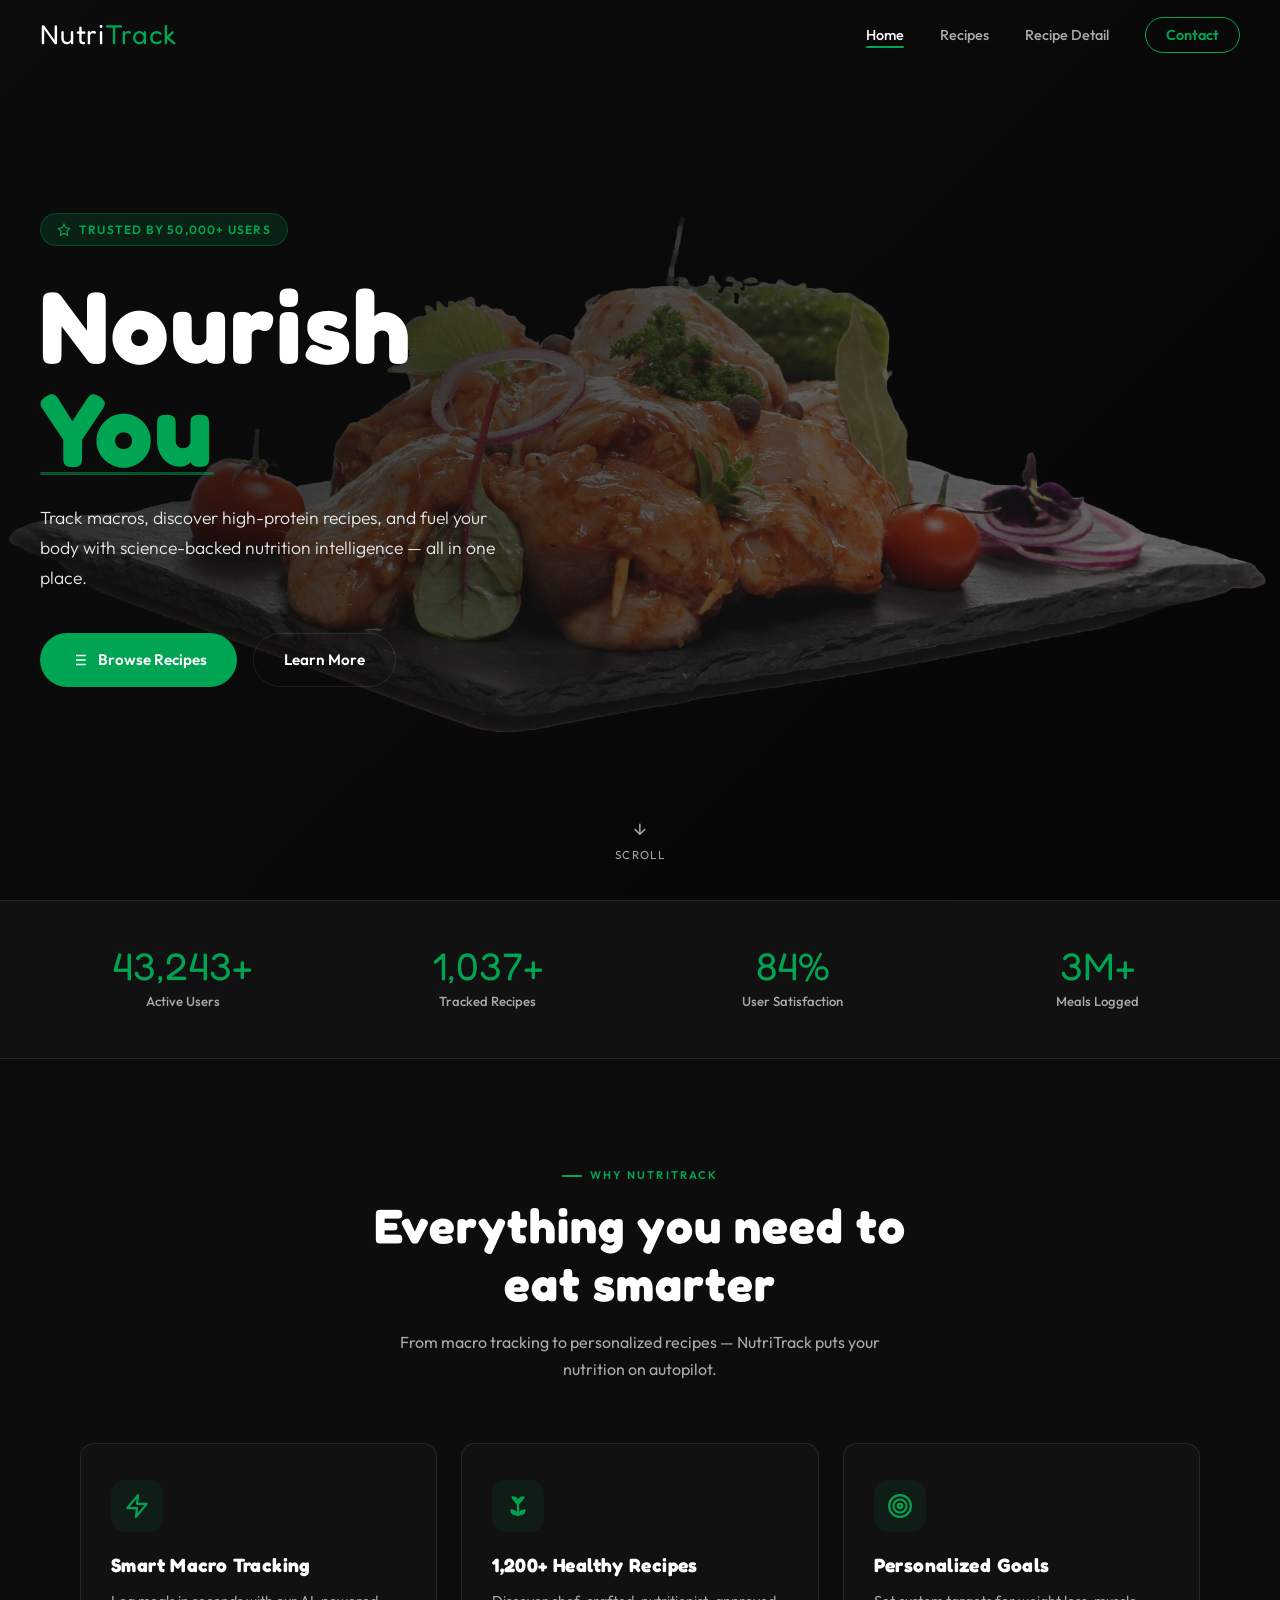
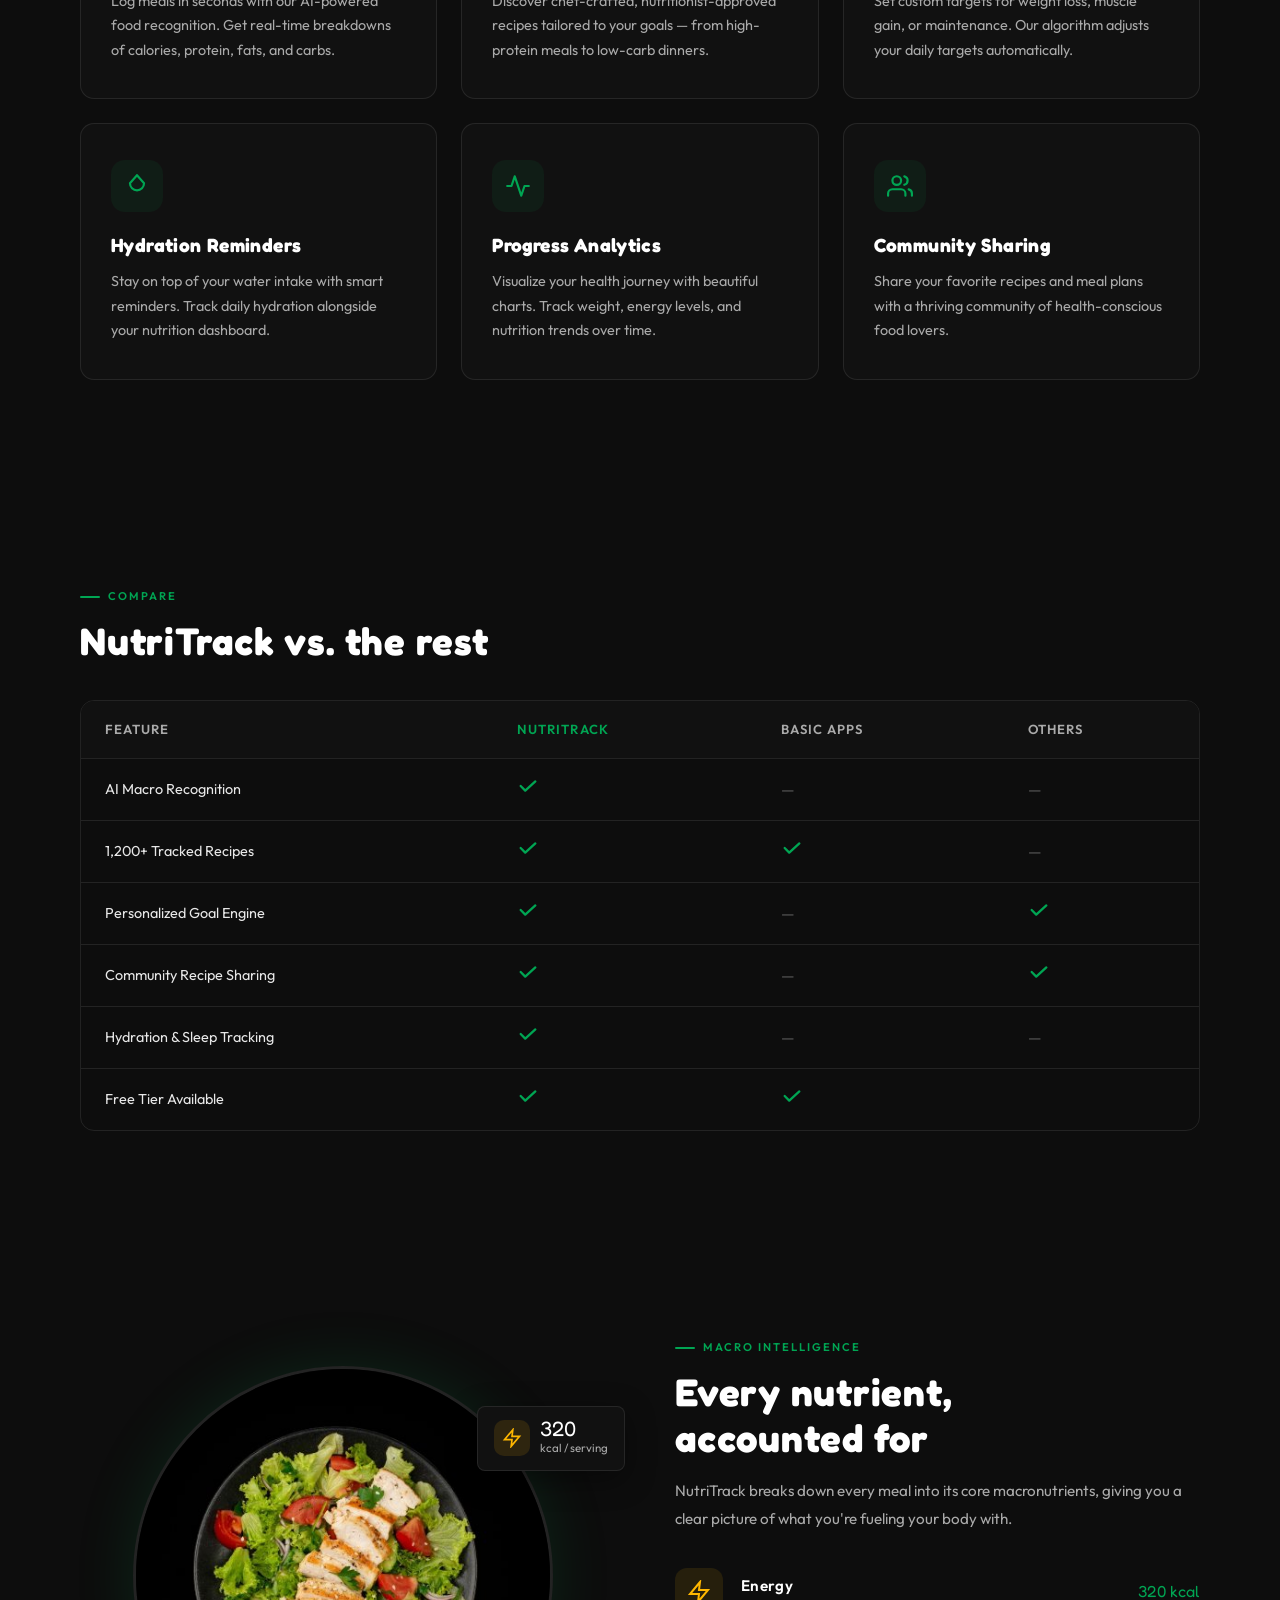
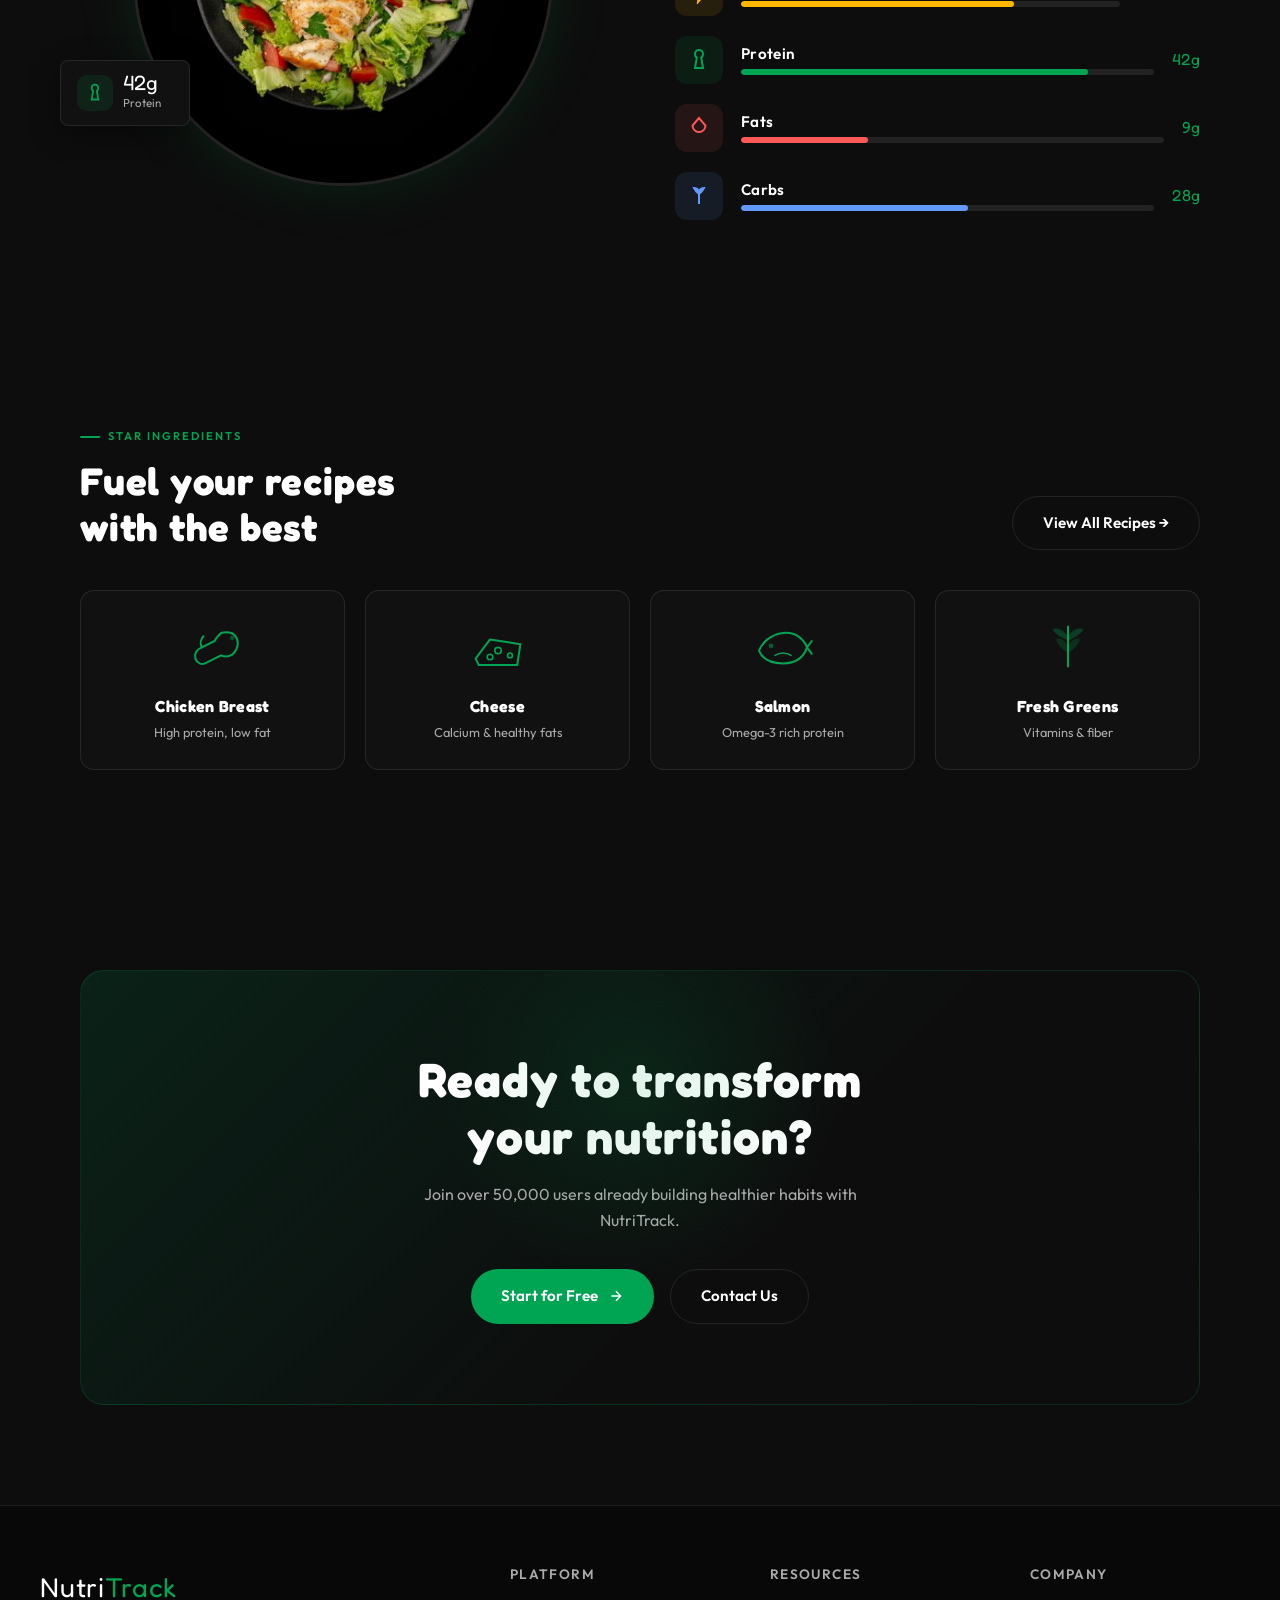
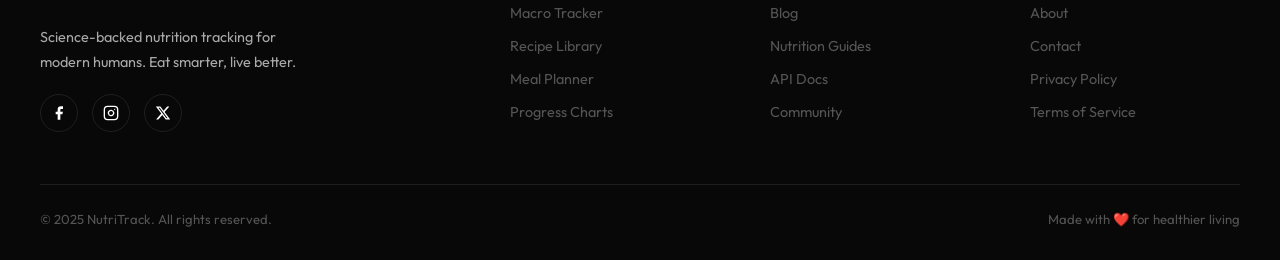
<file: nutritrack/index.html>
<!DOCTYPE html>
<html lang="en">
<head>
  <meta charset="UTF-8" />
  <meta name="viewport" content="width=device-width, initial-scale=1.0" />
  <title>NutriTrack — Nourish You</title>
  <meta name="description" content="NutriTrack is your smart nutrition platform for tracking meals, macros, and building healthy habits." />
  <link rel="stylesheet" href="css/style.css" />
  <link rel="stylesheet" href="css/home.css" />
  <link rel="icon" href="data:image/svg+xml,<svg xmlns='http://www.w3.org/2000/svg' viewBox='0 0 100 100'><text y='.9em' font-size='90'>🥗</text></svg>" />
</head>
<body>

  <!-- ── Navigation ── -->
  <nav class="nav" id="nav">
    <a href="index.html" class="nav-logo">Nutri<span>Track</span></a>
    <ul class="nav-links">
      <li><a href="index.html" class="active">Home</a></li>
      <li><a href="recipes.html">Recipes</a></li>
      <li><a href="beefsoup.html">Recipe Detail</a></li>
      <li><a href="contact.html" class="nav-cta">Contact</a></li>
    </ul>
    <button class="burger" aria-label="Toggle menu">
      <svg class="icon-menu" viewBox="0 0 24 24" fill="none" stroke="currentColor" stroke-width="2">
        <line x1="3" y1="6" x2="21" y2="6"/><line x1="3" y1="12" x2="21" y2="12"/><line x1="3" y1="18" x2="21" y2="18"/>
      </svg>
      <svg class="icon-close" viewBox="0 0 24 24" fill="none" stroke="currentColor" stroke-width="2">
        <line x1="18" y1="6" x2="6" y2="18"/><line x1="6" y1="6" x2="18" y2="18"/>
      </svg>
    </button>
  </nav>

  <div class="mobile-nav">
    <a href="index.html">Home</a>
    <a href="recipes.html">Recipes</a>
    <a href="beefsoup.html">Recipe Detail</a>
    <a href="contact.html">Contact</a>
  </div>

  <!-- ══════════════════════════════════
       HERO
  ══════════════════════════════════ -->
  <section class="hero">
    <div class="hero-bg">
      <img src="images/food-on-blackboard.png" alt="Nourishing food" />
    </div>
    <div class="hero-overlay"></div>
    <div class="hero-content">
      <div class="hero-badge">
        <svg viewBox="0 0 24 24" fill="none" stroke="currentColor" stroke-width="2">
          <path d="M12 2L15.09 8.26L22 9.27L17 14.14L18.18 21.02L12 17.77L5.82 21.02L7 14.14L2 9.27L8.91 8.26L12 2Z"/>
        </svg>
        Trusted by 50,000+ users
      </div>
      <h1 class="hero-title">Nourish<br><span class="accent">You</span></h1>
      <p class="hero-sub">
        Track macros, discover high-protein recipes, and fuel your body with science-backed nutrition intelligence — all in one place.
      </p>
      <div class="hero-actions">
        <a href="recipes.html" class="btn btn-primary">
          <svg width="18" height="18" viewBox="0 0 24 24" fill="none" stroke="currentColor" stroke-width="2">
            <path d="M8 6h13M8 12h13M8 18h13M3 6h.01M3 12h.01M3 18h.01"/>
          </svg>
          Browse Recipes
        </a>
        <a href="#features" class="btn btn-outline">
          Learn More
        </a>
      </div>
    </div>
    <div class="hero-scroll">
      <svg viewBox="0 0 24 24" fill="none" stroke="currentColor" stroke-width="2">
        <path d="M12 5v14M5 12l7 7 7-7"/>
      </svg>
      Scroll
    </div>
  </section>

  <!-- ══════════════════════════════════
       STATS
  ══════════════════════════════════ -->
  <div class="stats-strip">
    <div class="stats-inner">
      <div class="stat-item reveal">
        <div class="stat-number" data-target="50000" data-suffix="+">0</div>
        <div class="stat-label">Active Users</div>
      </div>
      <div class="stat-item reveal reveal-delay-1">
        <div class="stat-number" data-target="1200" data-suffix="+">0</div>
        <div class="stat-label">Tracked Recipes</div>
      </div>
      <div class="stat-item reveal reveal-delay-2">
        <div class="stat-number" data-target="98" data-suffix="%">0</div>
        <div class="stat-label">User Satisfaction</div>
      </div>
      <div class="stat-item reveal reveal-delay-3">
        <div class="stat-number" data-target="4" data-suffix="M+">0</div>
        <div class="stat-label">Meals Logged</div>
      </div>
    </div>
  </div>

  <!-- ══════════════════════════════════
       FEATURES
  ══════════════════════════════════ -->
  <section class="section" id="features">
    <div class="features-header reveal">
      <span class="section-label">Why NutriTrack</span>
      <h2>Everything you need to<br>eat smarter</h2>
      <p>From macro tracking to personalized recipes — NutriTrack puts your nutrition on autopilot.</p>
    </div>
    <div class="features-grid">
      <!-- Card 1 -->
      <div class="feature-card reveal">
        <div class="feature-icon">
          <!-- Lightning bolt - Energy -->
          <svg viewBox="0 0 24 24" fill="none" stroke="currentColor" stroke-width="2" stroke-linecap="round" stroke-linejoin="round">
            <polygon points="13 2 3 14 12 14 11 22 21 10 12 10 13 2"/>
          </svg>
        </div>
        <h3>Smart Macro Tracking</h3>
        <p>Log meals in seconds with our AI-powered food recognition. Get real-time breakdowns of calories, protein, fats, and carbs.</p>
      </div>
      <!-- Card 2 -->
      <div class="feature-card reveal reveal-delay-1">
        <div class="feature-icon">
          <!-- Wheat / Recipe -->
          <svg viewBox="0 0 24 24" fill="none" stroke="currentColor" stroke-width="2" stroke-linecap="round" stroke-linejoin="round">
            <path d="M12 20V10"/><path d="M12 10C12 10 8.5 7 7 4c3 0 5 2 5 6"/><path d="M12 10c0 0 3.5-3 5-6-3 0-5 2-5 6"/>
            <path d="M12 20c-3 0-6-1-6-4 1.5 0 3 .5 4 2"/><path d="M12 20c3 0 6-1 6-4-1.5 0-3 .5-4 2"/>
          </svg>
        </div>
        <h3>1,200+ Healthy Recipes</h3>
        <p>Discover chef-crafted, nutritionist-approved recipes tailored to your goals — from high-protein meals to low-carb dinners.</p>
      </div>
      <!-- Card 3 -->
      <div class="feature-card reveal reveal-delay-2">
        <div class="feature-icon">
          <!-- Target / Goals -->
          <svg viewBox="0 0 24 24" fill="none" stroke="currentColor" stroke-width="2" stroke-linecap="round" stroke-linejoin="round">
            <circle cx="12" cy="12" r="10"/><circle cx="12" cy="12" r="6"/><circle cx="12" cy="12" r="2"/>
          </svg>
        </div>
        <h3>Personalized Goals</h3>
        <p>Set custom targets for weight loss, muscle gain, or maintenance. Our algorithm adjusts your daily targets automatically.</p>
      </div>
      <!-- Card 4 -->
      <div class="feature-card reveal">
        <div class="feature-icon">
          <!-- Droplet - Hydration -->
          <svg viewBox="0 0 24 24" fill="none" stroke="currentColor" stroke-width="2" stroke-linecap="round" stroke-linejoin="round">
            <path d="M12 2L5.5 9.5a6.5 6.5 0 1 0 13 0L12 2z"/>
          </svg>
        </div>
        <h3>Hydration Reminders</h3>
        <p>Stay on top of your water intake with smart reminders. Track daily hydration alongside your nutrition dashboard.</p>
      </div>
      <!-- Card 5 -->
      <div class="feature-card reveal reveal-delay-1">
        <div class="feature-icon">
          <!-- Chart / Progress -->
          <svg viewBox="0 0 24 24" fill="none" stroke="currentColor" stroke-width="2" stroke-linecap="round" stroke-linejoin="round">
            <polyline points="22 12 18 12 15 21 9 3 6 12 2 12"/>
          </svg>
        </div>
        <h3>Progress Analytics</h3>
        <p>Visualize your health journey with beautiful charts. Track weight, energy levels, and nutrition trends over time.</p>
      </div>
      <!-- Card 6 -->
      <div class="feature-card reveal reveal-delay-2">
        <div class="feature-icon">
          <!-- Community -->
          <svg viewBox="0 0 24 24" fill="none" stroke="currentColor" stroke-width="2" stroke-linecap="round" stroke-linejoin="round">
            <path d="M17 21v-2a4 4 0 0 0-4-4H5a4 4 0 0 0-4 4v2"/><circle cx="9" cy="7" r="4"/>
            <path d="M23 21v-2a4 4 0 0 0-3-3.87"/><path d="M16 3.13a4 4 0 0 1 0 7.75"/>
          </svg>
        </div>
        <h3>Community Sharing</h3>
        <p>Share your favorite recipes and meal plans with a thriving community of health-conscious food lovers.</p>
      </div>
    </div>
  </section>

  <!-- ══════════════════════════════════
       COMPARISON TABLE
  ══════════════════════════════════ -->
  <section class="section">
    <div class="reveal">
      <span class="section-label">Compare</span>
      <h2 style="font-size:clamp(1.8rem,3vw,2.4rem); margin-bottom:36px;">NutriTrack vs. the rest</h2>
    </div>
    <div class="table-wrap reveal">
      <table class="comparison-table">
        <thead>
          <tr>
            <th>Feature</th>
            <th class="highlight">NutriTrack</th>
            <th>Basic Apps</th>
            <th>Others</th>
          </tr>
        </thead>
        <tbody>
          <tr>
            <td>AI Macro Recognition</td>
            <td>
              <svg class="check-svg" viewBox="0 0 24 24" fill="none" stroke="#00a553" stroke-width="2.5" stroke-linecap="round" stroke-linejoin="round">
                <path d="M4 12l5 5L20 7"/>
              </svg>
            </td>
            <td><span class="cross-icon">—</span></td>
            <td><span class="cross-icon">—</span></td>
          </tr>
          <tr>
            <td>1,200+ Tracked Recipes</td>
            <td>
              <svg class="check-svg" viewBox="0 0 24 24" fill="none" stroke="#00a553" stroke-width="2.5" stroke-linecap="round" stroke-linejoin="round">
                <path d="M4 12l5 5L20 7"/>
              </svg>
            </td>
            <td>
              <svg class="check-svg" viewBox="0 0 24 24" fill="none" stroke="#00a553" stroke-width="2.5" stroke-linecap="round" stroke-linejoin="round">
                <path d="M4 12l5 5L20 7"/>
              </svg>
            </td>
            <td><span class="cross-icon">—</span></td>
          </tr>
          <tr>
            <td>Personalized Goal Engine</td>
            <td>
              <svg class="check-svg" viewBox="0 0 24 24" fill="none" stroke="#00a553" stroke-width="2.5" stroke-linecap="round" stroke-linejoin="round">
                <path d="M4 12l5 5L20 7"/>
              </svg>
            </td>
            <td><span class="cross-icon">—</span></td>
            <td>
              <svg class="check-svg" viewBox="0 0 24 24" fill="none" stroke="#00a553" stroke-width="2.5" stroke-linecap="round" stroke-linejoin="round">
                <path d="M4 12l5 5L20 7"/>
              </svg>
            </td>
          </tr>
          <tr>
            <td>Community Recipe Sharing</td>
            <td>
              <svg class="check-svg" viewBox="0 0 24 24" fill="none" stroke="#00a553" stroke-width="2.5" stroke-linecap="round" stroke-linejoin="round">
                <path d="M4 12l5 5L20 7"/>
              </svg>
            </td>
            <td><span class="cross-icon">—</span></td>
            <td>
              <svg class="check-svg" viewBox="0 0 24 24" fill="none" stroke="#00a553" stroke-width="2.5" stroke-linecap="round" stroke-linejoin="round">
                <path d="M4 12l5 5L20 7"/>
              </svg>
            </td>
          </tr>
          <tr>
            <td>Hydration & Sleep Tracking</td>
            <td>
              <svg class="check-svg" viewBox="0 0 24 24" fill="none" stroke="#00a553" stroke-width="2.5" stroke-linecap="round" stroke-linejoin="round">
                <path d="M4 12l5 5L20 7"/>
              </svg>
            </td>
            <td><span class="cross-icon">—</span></td>
            <td><span class="cross-icon">—</span></td>
          </tr>
          <tr>
            <td>Free Tier Available</td>
            <td>
              <svg class="check-svg" viewBox="0 0 24 24" fill="none" stroke="#00a553" stroke-width="2.5" stroke-linecap="round" stroke-linejoin="round">
                <path d="M4 12l5 5L20 7"/>
              </svg>
            </td>
            <td>
              <svg class="check-svg" viewBox="0 0 24 24" fill="none" stroke="#00a553" stroke-width="2.5" stroke-linecap="round" stroke-linejoin="round">
                <path d="M4 12l5 5L20 7"/>
              </svg>
            </td>
            <td>
              <svg class="check-svg" viewBox="0 0 24 24" fill="none" stroke="#00a553" stroke-width="2.5" stroke-linecap="round" stroke-linejoin="round">
                <path d="M4 12l5 5L20 7"/>
              </svg>
            </td>
          </tr>
        </tbody>
      </table>
    </div>
  </section>

  <!-- ══════════════════════════════════
       MACROS SECTION
  ══════════════════════════════════ -->
  <section class="section">
    <div class="macros-layout">
      <!-- Visual -->
      <div class="macros-visual reveal">
        <div class="macros-plate">
          <img data-src="images/chicken-salad.png" src="[data-uri]" alt="Healthy chicken salad" loading="lazy" />
        </div>
        <div class="macros-badge top-right">
          <div class="badge-icon" style="background:rgba(255,183,0,0.12);">
            <!-- Lightning -->
            <svg viewBox="0 0 24 24" fill="none" stroke="#FFB700" stroke-width="2">
              <polygon points="13 2 3 14 12 14 11 22 21 10 12 10 13 2"/>
            </svg>
          </div>
          <div>
            <div class="badge-val">320</div>
            <div class="badge-lbl">kcal / serving</div>
          </div>
        </div>
        <div class="macros-badge bottom-left">
          <div class="badge-icon" style="background:rgba(0,165,83,0.12);">
            <!-- Flexed arm / Protein -->
            <svg viewBox="0 0 24 24" fill="none" stroke="#00a553" stroke-width="2">
              <path d="M12 2a4 4 0 0 1 4 4c0 1.5-.7 2.8-1.8 3.6L16 20H8l1.8-10.4A4 4 0 0 1 8 6a4 4 0 0 1 4-4z"/>
            </svg>
          </div>
          <div>
            <div class="badge-val">42g</div>
            <div class="badge-lbl">Protein</div>
          </div>
        </div>
      </div>
      <!-- Info -->
      <div class="reveal reveal-delay-2">
        <span class="section-label">Macro Intelligence</span>
        <h2 style="font-size:clamp(1.8rem,3vw,2.6rem); margin-bottom:16px;">Every nutrient,<br>accounted for</h2>
        <p style="color:var(--gray-2);line-height:1.8;margin-bottom:30px;font-size:0.95rem;">
          NutriTrack breaks down every meal into its core macronutrients, giving you a clear picture of what you're fueling your body with.
        </p>
        <div class="macro-list">
          <!-- Energy -->
          <div class="macro-item">
            <div class="macro-icon-wrap" style="background:rgba(255,183,0,0.1);">
              <svg viewBox="0 0 24 24" fill="none" stroke="#FFB700" stroke-width="2" width="24" height="24">
                <polygon points="13 2 3 14 12 14 11 22 21 10 12 10 13 2"/>
              </svg>
            </div>
            <div class="macro-info">
              <h4>Energy</h4>
              <div class="macro-bar-wrap">
                <div class="macro-bar" data-width="72%" style="background:#FFB700;"></div>
              </div>
            </div>
            <span class="macro-value">320 kcal</span>
          </div>
          <!-- Protein -->
          <div class="macro-item">
            <div class="macro-icon-wrap" style="background:rgba(0,165,83,0.1);">
              <svg viewBox="0 0 24 24" fill="none" stroke="#00a553" stroke-width="2" width="24" height="24">
                <path d="M12 2a4 4 0 0 1 4 4c0 1.5-.7 2.8-1.8 3.6L16 20H8l1.8-10.4A4 4 0 0 1 8 6a4 4 0 0 1 4-4z"/>
              </svg>
            </div>
            <div class="macro-info">
              <h4>Protein</h4>
              <div class="macro-bar-wrap">
                <div class="macro-bar" data-width="84%" style="background:#00a553;"></div>
              </div>
            </div>
            <span class="macro-value">42g</span>
          </div>
          <!-- Fats -->
          <div class="macro-item">
            <div class="macro-icon-wrap" style="background:rgba(255,88,88,0.1);">
              <svg viewBox="0 0 24 24" fill="none" stroke="#FF5858" stroke-width="2" width="24" height="24">
                <path d="M12 2L5.5 9.5a6.5 6.5 0 1 0 13 0L12 2z"/>
              </svg>
            </div>
            <div class="macro-info">
              <h4>Fats</h4>
              <div class="macro-bar-wrap">
                <div class="macro-bar" data-width="30%" style="background:#FF5858;"></div>
              </div>
            </div>
            <span class="macro-value">9g</span>
          </div>
          <!-- Carbs -->
          <div class="macro-item">
            <div class="macro-icon-wrap" style="background:rgba(99,153,255,0.1);">
              <svg viewBox="0 0 24 24" fill="none" stroke="#6399FF" stroke-width="2" width="24" height="24">
                <path d="M12 20V10"/><path d="M12 10C12 10 8.5 7 7 4c3 0 5 2 5 6"/>
                <path d="M12 10c0 0 3.5-3 5-6-3 0-5 2-5 6"/>
              </svg>
            </div>
            <div class="macro-info">
              <h4>Carbs</h4>
              <div class="macro-bar-wrap">
                <div class="macro-bar" data-width="55%" style="background:#6399FF;"></div>
              </div>
            </div>
            <span class="macro-value">28g</span>
          </div>
        </div>
      </div>
    </div>
  </section>

  <!-- ══════════════════════════════════
       INGREDIENTS / SVG ICONS
  ══════════════════════════════════ -->
  <section class="section">
    <div class="ingredients-header">
      <div class="reveal">
        <span class="section-label">Star Ingredients</span>
        <h2>Fuel your recipes<br>with the best</h2>
      </div>
      <a href="recipes.html" class="btn btn-outline reveal">View All Recipes →</a>
    </div>
    <div class="ingredients-grid">
      <!-- Chicken - custom SVG -->
      <div class="ingredient-card reveal">
        <div class="ingredient-icon">
          <svg viewBox="0 0 80 80" fill="none" xmlns="http://www.w3.org/2000/svg">
            <path d="M50 20C50 20 62 16 68 24C74 32 70 44 62 48C58 50 54 50 50 48L30 58C26 60 20 58 18 52C16 46 20 40 26 38L42 30C44 26 50 20 50 20Z" stroke="currentColor" stroke-width="2.5" stroke-linecap="round" stroke-linejoin="round"/>
            <path d="M26 38C24 34 24 28 28 24" stroke="currentColor" stroke-width="2.5" stroke-linecap="round"/>
            <circle cx="64" cy="26" r="3" fill="currentColor" opacity="0.4"/>
          </svg>
        </div>
        <h4>Chicken Breast</h4>
        <p>High protein, low fat</p>
      </div>
      <!-- Cheese - custom SVG -->
      <div class="ingredient-card reveal reveal-delay-1">
        <div class="ingredient-icon">
          <svg viewBox="0 0 80 80" fill="none" xmlns="http://www.w3.org/2000/svg">
            <path d="M12 52L30 28L68 34L64 60H16L12 52Z" stroke="currentColor" stroke-width="2.5" stroke-linecap="round" stroke-linejoin="round"/>
            <circle cx="40" cy="42" r="4" stroke="currentColor" stroke-width="2"/>
            <circle cx="55" cy="48" r="3" stroke="currentColor" stroke-width="2"/>
            <circle cx="30" cy="50" r="3.5" stroke="currentColor" stroke-width="2"/>
          </svg>
        </div>
        <h4>Cheese</h4>
        <p>Calcium & healthy fats</p>
      </div>
      <!-- Salmon -->
      <div class="ingredient-card reveal reveal-delay-2">
        <div class="ingredient-icon">
          <svg viewBox="0 0 80 80" fill="none" xmlns="http://www.w3.org/2000/svg">
            <path d="M10 42C14 32 24 22 40 20C56 18 66 28 70 38C66 50 56 58 40 58C24 58 14 52 10 42Z" stroke="currentColor" stroke-width="2.5" stroke-linecap="round" stroke-linejoin="round"/>
            <path d="M70 38L76 30M70 38L76 46" stroke="currentColor" stroke-width="2.5" stroke-linecap="round"/>
            <circle cx="25" cy="36" r="3" fill="currentColor" opacity="0.5"/>
            <path d="M30 48C36 44 44 44 50 48" stroke="currentColor" stroke-width="2" stroke-linecap="round"/>
          </svg>
        </div>
        <h4>Salmon</h4>
        <p>Omega-3 rich protein</p>
      </div>
      <!-- Veggies -->
      <div class="ingredient-card reveal reveal-delay-3">
        <div class="ingredient-icon">
          <svg viewBox="0 0 80 80" fill="none" xmlns="http://www.w3.org/2000/svg">
            <path d="M40 12V62" stroke="currentColor" stroke-width="2.5" stroke-linecap="round"/>
            <path d="M40 28C40 28 28 24 22 16C28 14 36 18 40 28Z" fill="currentColor" opacity="0.3" stroke="currentColor" stroke-width="2"/>
            <path d="M40 28C40 28 52 24 58 16C52 14 44 18 40 28Z" fill="currentColor" opacity="0.3" stroke="currentColor" stroke-width="2"/>
            <path d="M40 44C40 44 30 38 26 28C32 26 38 32 40 44Z" fill="currentColor" opacity="0.2" stroke="currentColor" stroke-width="2"/>
            <path d="M40 44C40 44 50 38 54 28C48 26 42 32 40 44Z" fill="currentColor" opacity="0.2" stroke="currentColor" stroke-width="2"/>
          </svg>
        </div>
        <h4>Fresh Greens</h4>
        <p>Vitamins & fiber</p>
      </div>
    </div>
  </section>

  <!-- ══════════════════════════════════
       CTA
  ══════════════════════════════════ -->
  <section class="section">
    <div class="cta-section reveal">
      <h2>Ready to transform<br>your nutrition?</h2>
      <p>Join over 50,000 users already building healthier habits with NutriTrack.</p>
      <div style="display:flex;gap:16px;justify-content:center;flex-wrap:wrap;">
        <a href="recipes.html" class="btn btn-primary">
          Start for Free
          <svg width="16" height="16" viewBox="0 0 24 24" fill="none" stroke="currentColor" stroke-width="2">
            <path d="M5 12h14M12 5l7 7-7 7"/>
          </svg>
        </a>
        <a href="contact.html" class="btn btn-outline">Contact Us</a>
      </div>
    </div>
  </section>

  <!-- ── Footer ── -->
  <footer class="footer">
    <div class="footer-inner">
      <div class="footer-grid">
        <div class="footer-brand">
          <div class="nav-logo">Nutri<span>Track</span></div>
          <p>Science-backed nutrition tracking for modern humans. Eat smarter, live better.</p>
          <div class="footer-socials">
            <!-- Facebook -->
            <a href="#" class="social-icon" aria-label="Facebook">
              <svg viewBox="0 0 24 24" fill="currentColor"><path d="M18 2h-3a5 5 0 0 0-5 5v3H7v4h3v8h4v-8h3l1-4h-4V7a1 1 0 0 1 1-1h3z"/></svg>
            </a>
            <!-- Instagram -->
            <a href="#" class="social-icon" aria-label="Instagram">
              <svg viewBox="0 0 24 24" fill="none" stroke="currentColor" stroke-width="2" stroke-linecap="round" stroke-linejoin="round">
                <rect x="2" y="2" width="20" height="20" rx="5" ry="5"/><path d="M16 11.37A4 4 0 1 1 12.63 8 4 4 0 0 1 16 11.37z"/><line x1="17.5" y1="6.5" x2="17.51" y2="6.5"/>
              </svg>
            </a>
            <!-- X / Twitter -->
            <a href="#" class="social-icon" aria-label="X (Twitter)">
              <svg viewBox="0 0 24 24" fill="currentColor"><path d="M18.244 2.25h3.308l-7.227 8.26 8.502 11.24H16.17l-5.214-6.817L4.99 21.75H1.68l7.73-8.835L1.254 2.25H8.08l4.713 6.231zm-1.161 17.52h1.833L7.084 4.126H5.117z"/></svg>
            </a>
          </div>
        </div>
        <div class="footer-col">
          <h4>Platform</h4>
          <a href="#">Macro Tracker</a>
          <a href="#">Recipe Library</a>
          <a href="#">Meal Planner</a>
          <a href="#">Progress Charts</a>
        </div>
        <div class="footer-col">
          <h4>Resources</h4>
          <a href="#">Blog</a>
          <a href="#">Nutrition Guides</a>
          <a href="#">API Docs</a>
          <a href="#">Community</a>
        </div>
        <div class="footer-col">
          <h4>Company</h4>
          <a href="#">About</a>
          <a href="contact.html">Contact</a>
          <a href="#">Privacy Policy</a>
          <a href="#">Terms of Service</a>
        </div>
      </div>
      <div class="footer-bottom">
        <p>© 2025 NutriTrack. All rights reserved.</p>
        <p>Made with ❤️ for healthier living</p>
      </div>
    </div>
  </footer>

  <script src="scripts/main.js"></script>
  <script src="scripts/home.js"></script>
</body>
</html>
</file>
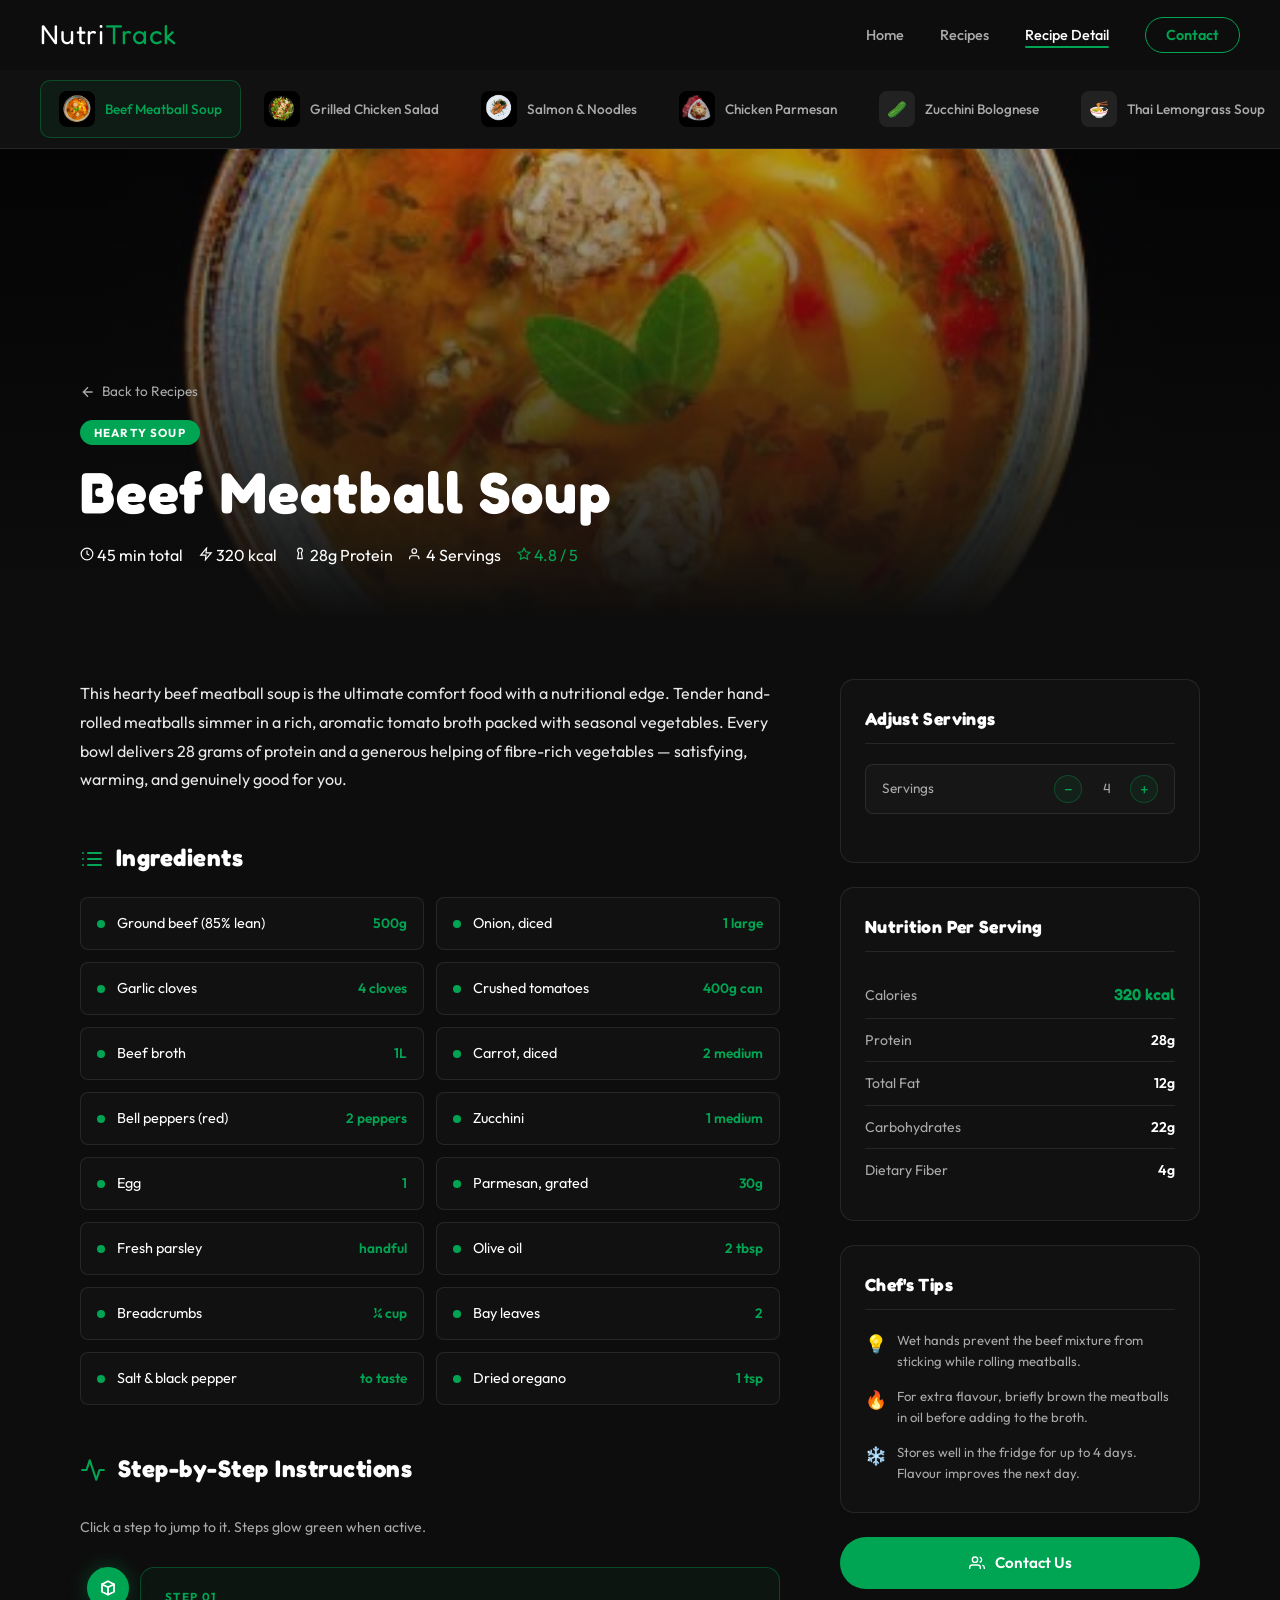
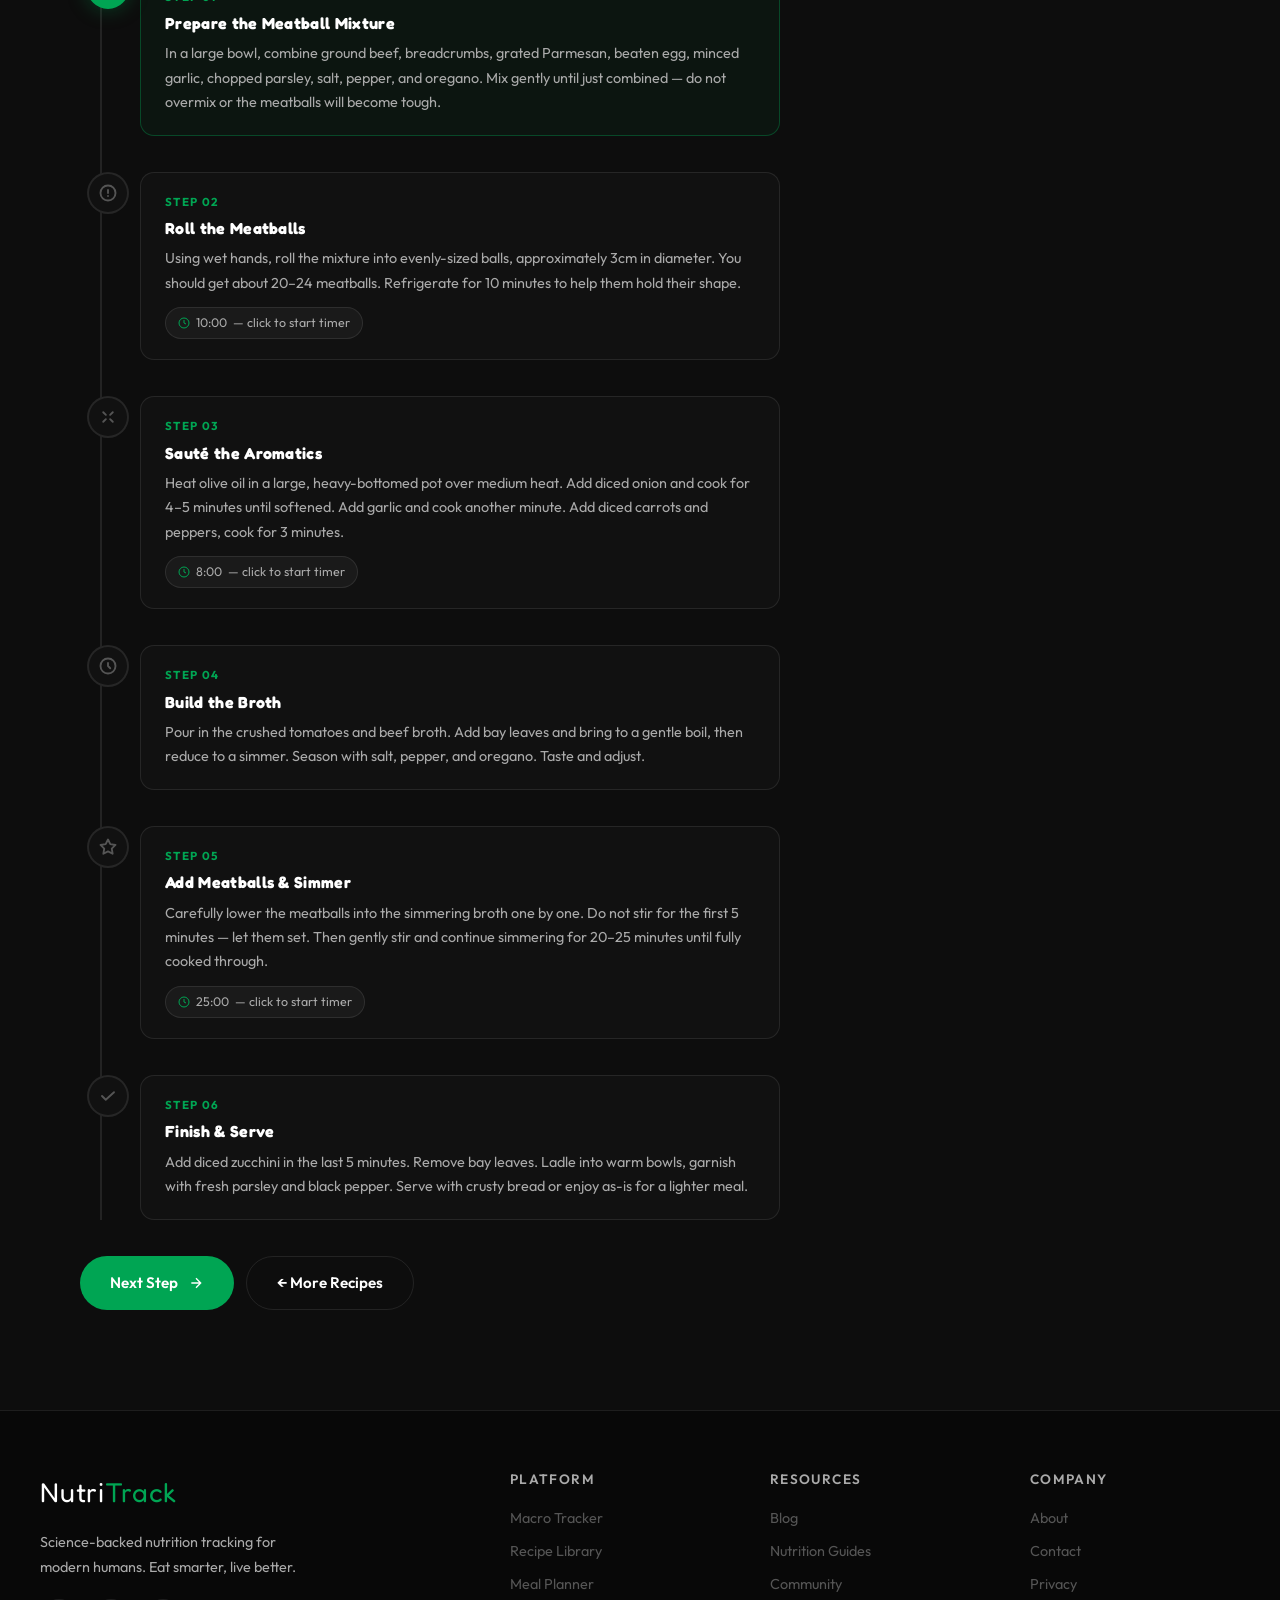
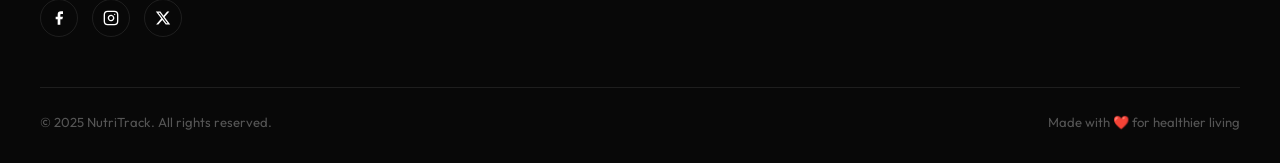
<file: nutritrack/beefsoup.html>
<!DOCTYPE html>
<html lang="en">
<head>
  <meta charset="UTF-8" />
  <meta name="viewport" content="width=device-width, initial-scale=1.0" />
  <title>Recipe Detail — NutriTrack</title>
  <link rel="stylesheet" href="css/style.css" />
  <link rel="stylesheet" href="css/beefsoup.css" />
  <link rel="icon" href="data:image/svg+xml,<svg xmlns='http://www.w3.org/2000/svg' viewBox='0 0 100 100'><text y='.9em' font-size='90'>🥗</text></svg>" />
  <style>
    /* ── Recipe Switcher Panel ── */
    .recipe-switcher {
      background: var(--bg-2);
      border-bottom: 1px solid var(--glass-border);
      padding: 0 40px;
      position: sticky;
      top: 70px;
      z-index: 900;
      overflow-x: auto;
      -webkit-overflow-scrolling: touch;
      scrollbar-width: none;
    }
    .recipe-switcher::-webkit-scrollbar { display: none; }

    .switcher-inner {
      max-width: 1200px;
      margin: 0 auto;
      display: flex;
      gap: 4px;
      padding: 10px 0;
    }

    .switcher-btn {
      display: flex;
      align-items: center;
      gap: 10px;
      background: transparent;
      border: 1px solid transparent;
      border-radius: 10px;
      padding: 10px 18px;
      cursor: pointer;
      font-family: var(--font-body);
      font-size: 0.85rem;
      font-weight: 500;
      color: var(--gray-2);
      white-space: nowrap;
      transition: all var(--transition);
      flex-shrink: 0;
    }

    .switcher-btn:hover {
      background: var(--glass);
      border-color: var(--glass-border);
      color: var(--white);
    }

    .switcher-btn.active {
      background: var(--green-subtle);
      border-color: rgba(0, 165, 83, 0.35);
      color: var(--green);
    }

    .switcher-thumb {
      width: 36px;
      height: 36px;
      border-radius: 8px;
      object-fit: cover;
      flex-shrink: 0;
    }

    .switcher-thumb-placeholder {
      width: 36px;
      height: 36px;
      border-radius: 8px;
      background: var(--gray-4);
      display: flex;
      align-items: center;
      justify-content: center;
      flex-shrink: 0;
      font-size: 1rem;
    }

    @media (max-width: 768px) {
      .recipe-switcher { padding: 0 12px; }
      .switcher-btn { padding: 8px 14px; font-size: 0.8rem; }
      .switcher-thumb, .switcher-thumb-placeholder { width: 28px; height: 28px; }
    }
  </style>
</head>
<body>

  <!-- ── Navigation ── -->
  <nav class="nav scrolled" id="nav">
    <a href="index.html" class="nav-logo">Nutri<span>Track</span></a>
    <ul class="nav-links">
      <li><a href="index.html">Home</a></li>
      <li><a href="recipes.html">Recipes</a></li>
      <li><a href="beefsoup.html" class="active">Recipe Detail</a></li>
      <li><a href="contact.html" class="nav-cta">Contact</a></li>
    </ul>
    <button class="burger" aria-label="Toggle menu">
      <svg class="icon-menu" viewBox="0 0 24 24" fill="none" stroke="currentColor" stroke-width="2">
        <line x1="3" y1="6" x2="21" y2="6"/><line x1="3" y1="12" x2="21" y2="12"/><line x1="3" y1="18" x2="21" y2="18"/>
      </svg>
      <svg class="icon-close" viewBox="0 0 24 24" fill="none" stroke="currentColor" stroke-width="2">
        <line x1="18" y1="6" x2="6" y2="18"/><line x1="6" y1="6" x2="18" y2="18"/>
      </svg>
    </button>
  </nav>

  <div class="mobile-nav">
    <a href="index.html">Home</a>
    <a href="recipes.html">Recipes</a>
    <a href="beefsoup.html">Recipe Detail</a>
    <a href="contact.html">Contact</a>
  </div>

  <!-- ══════════════════════════════════
       RECIPE SWITCHER
  ══════════════════════════════════ -->
  <div class="recipe-switcher">
    <div class="switcher-inner">
      <button class="switcher-btn" data-recipe="beef-soup">
        <img class="switcher-thumb" src="images/beef-soup.png" alt="" />
        Beef Meatball Soup
      </button>
      <button class="switcher-btn" data-recipe="chicken-salad">
        <img class="switcher-thumb" src="images/chicken-salad.png" alt="" />
        Grilled Chicken Salad
      </button>
      <button class="switcher-btn" data-recipe="salmon-pasta">
        <img class="switcher-thumb" src="images/salmon-pasta.png" alt="" />
        Salmon &amp; Noodles
      </button>
      <button class="switcher-btn" data-recipe="chicken-parmesan">
        <img class="switcher-thumb" src="images/chicken-parmesan.png" alt="" />
        Chicken Parmesan
      </button>
      <button class="switcher-btn" data-recipe="zucchini-bolognese">
        <div class="switcher-thumb-placeholder">🥒</div>
        Zucchini Bolognese
      </button>
      <button class="switcher-btn" data-recipe="thai-soup">
        <div class="switcher-thumb-placeholder">🍜</div>
        Thai Lemongrass Soup
      </button>
    </div>
  </div>

  <!-- ══════════════════════════════════
       RECIPE HERO (dynamic)
  ══════════════════════════════════ -->
  <div class="recipe-hero">
    <div class="recipe-hero-img">
      <img id="recipe-hero-img" src="" alt="" />
    </div>
    <div class="recipe-hero-overlay"></div>
    <div class="recipe-hero-content">
      <a href="recipes.html" style="display:inline-flex;align-items:center;gap:6px;color:var(--gray-2);font-size:0.85rem;margin-bottom:16px;transition:color 0.2s" onmouseover="this.style.color='var(--green)'" onmouseout="this.style.color='var(--gray-2)'">
        <svg width="16" height="16" viewBox="0 0 24 24" fill="none" stroke="currentColor" stroke-width="2"><path d="M19 12H5M12 5l-7 7 7 7"/></svg>
        Back to Recipes
      </a>
      <div style="margin-bottom:14px">
        <span id="recipe-tag" style="background:var(--green);color:white;font-size:0.72rem;font-weight:700;letter-spacing:0.1em;text-transform:uppercase;padding:5px 14px;border-radius:50px;"></span>
      </div>
      <h1 id="recipe-title"></h1>
      <div class="recipe-hero-meta" id="recipe-meta"></div>
    </div>
  </div>

  <!-- ══════════════════════════════════
       RECIPE LAYOUT
  ══════════════════════════════════ -->
  <div class="recipe-layout">

    <!-- ── Main Content ── -->
    <main>
      <p class="recipe-description" id="recipe-description"></p>

      <!-- Ingredients -->
      <div class="ingredients-section">
        <h3>
          <svg viewBox="0 0 24 24" fill="none" stroke="currentColor" stroke-width="2" stroke-linecap="round" stroke-linejoin="round">
            <path d="M8 6h13M8 12h13M8 18h13M3 6h.01M3 12h.01M3 18h.01"/>
          </svg>
          Ingredients
        </h3>
        <div class="ing-list" id="recipe-ingredients"></div>
      </div>

      <!-- Interactive SVG Stepper -->
      <h3 class="stepper-header">
        <svg viewBox="0 0 24 24" fill="none" stroke="currentColor" stroke-width="2" stroke-linecap="round" stroke-linejoin="round">
          <polyline points="22 12 18 12 15 21 9 3 6 12 2 12"/>
        </svg>
        Step-by-Step Instructions
      </h3>
      <p style="color:var(--gray-2);font-size:0.88rem;margin-bottom:28px;">Click a step to jump to it. Steps glow green when active.</p>

      <div class="stepper" id="recipe-stepper"></div>

      <div style="margin-top:36px;display:flex;gap:12px;flex-wrap:wrap;">
        <button id="next-step" class="btn btn-primary">
          Next Step
          <svg width="16" height="16" viewBox="0 0 24 24" fill="none" stroke="currentColor" stroke-width="2"><path d="M5 12h14M12 5l7 7-7 7"/></svg>
        </button>
        <a href="recipes.html" class="btn btn-outline">← More Recipes</a>
      </div>
    </main>

    <!-- ── Sidebar ── -->
    <aside class="nutrition-sidebar">
      <div class="nutrition-card">
        <h3>Adjust Servings</h3>
        <div class="servings-control">
          <span>Servings</span>
          <div class="servings-counter">
            <button class="serv-btn" data-action="dec">−</button>
            <span class="serv-count">4</span>
            <button class="serv-btn" data-action="inc">+</button>
          </div>
        </div>
      </div>
      <div class="nutrition-card">
        <h3>Nutrition Per Serving</h3>
        <div class="nutrition-row n-highlight">
          <span class="n-label">Calories</span>
          <span class="n-val" data-nutrient="calories"></span>
        </div>
        <div class="nutrition-row">
          <span class="n-label">Protein</span>
          <span class="n-val" data-nutrient="protein"></span>
        </div>
        <div class="nutrition-row">
          <span class="n-label">Total Fat</span>
          <span class="n-val" data-nutrient="fat"></span>
        </div>
        <div class="nutrition-row">
          <span class="n-label">Carbohydrates</span>
          <span class="n-val" data-nutrient="carbs"></span>
        </div>
        <div class="nutrition-row">
          <span class="n-label">Dietary Fiber</span>
          <span class="n-val" data-nutrient="fiber"></span>
        </div>
      </div>
      <div class="nutrition-card" id="tips-card">
        <h3>Chef's Tips</h3>
        <div id="recipe-tips" style="display:flex;flex-direction:column;gap:14px;margin-top:4px;"></div>
      </div>
      <a href="contact.html" class="btn btn-primary" style="width:100%;justify-content:center;">
        <svg width="16" height="16" viewBox="0 0 24 24" fill="none" stroke="currentColor" stroke-width="2"><path d="M17 21v-2a4 4 0 0 0-4-4H5a4 4 0 0 0-4 4v2"/><circle cx="9" cy="7" r="4"/><path d="M23 21v-2a4 4 0 0 0-3-3.87"/><path d="M16 3.13a4 4 0 0 1 0 7.75"/></svg>
        Contact Us
      </a>
    </aside>

  </div>

  <!-- ── Footer ── -->
  <footer class="footer">
    <div class="footer-inner">
      <div class="footer-grid">
        <div class="footer-brand">
          <div class="nav-logo">Nutri<span>Track</span></div>
          <p>Science-backed nutrition tracking for modern humans. Eat smarter, live better.</p>
          <div class="footer-socials">
            <a href="#" class="social-icon" aria-label="Facebook">
              <svg viewBox="0 0 24 24" fill="currentColor"><path d="M18 2h-3a5 5 0 0 0-5 5v3H7v4h3v8h4v-8h3l1-4h-4V7a1 1 0 0 1 1-1h3z"/></svg>
            </a>
            <a href="#" class="social-icon" aria-label="Instagram">
              <svg viewBox="0 0 24 24" fill="none" stroke="currentColor" stroke-width="2" stroke-linecap="round" stroke-linejoin="round">
                <rect x="2" y="2" width="20" height="20" rx="5" ry="5"/><path d="M16 11.37A4 4 0 1 1 12.63 8 4 4 0 0 1 16 11.37z"/><line x1="17.5" y1="6.5" x2="17.51" y2="6.5"/>
              </svg>
            </a>
            <a href="#" class="social-icon" aria-label="X">
              <svg viewBox="0 0 24 24" fill="currentColor"><path d="M18.244 2.25h3.308l-7.227 8.26 8.502 11.24H16.17l-5.214-6.817L4.99 21.75H1.68l7.73-8.835L1.254 2.25H8.08l4.713 6.231zm-1.161 17.52h1.833L7.084 4.126H5.117z"/></svg>
            </a>
          </div>
        </div>
        <div class="footer-col">
          <h4>Platform</h4>
          <a href="#">Macro Tracker</a>
          <a href="recipes.html">Recipe Library</a>
          <a href="#">Meal Planner</a>
        </div>
        <div class="footer-col">
          <h4>Resources</h4>
          <a href="#">Blog</a>
          <a href="#">Nutrition Guides</a>
          <a href="#">Community</a>
        </div>
        <div class="footer-col">
          <h4>Company</h4>
          <a href="#">About</a>
          <a href="contact.html">Contact</a>
          <a href="#">Privacy</a>
        </div>
      </div>
      <div class="footer-bottom">
        <p>© 2025 NutriTrack. All rights reserved.</p>
        <p>Made with ❤️ for healthier living</p>
      </div>
    </div>
  </footer>

  <script src="scripts/main.js"></script>
  <script src="scripts/beefsoup.js"></script>
</body>
</html>
</file>
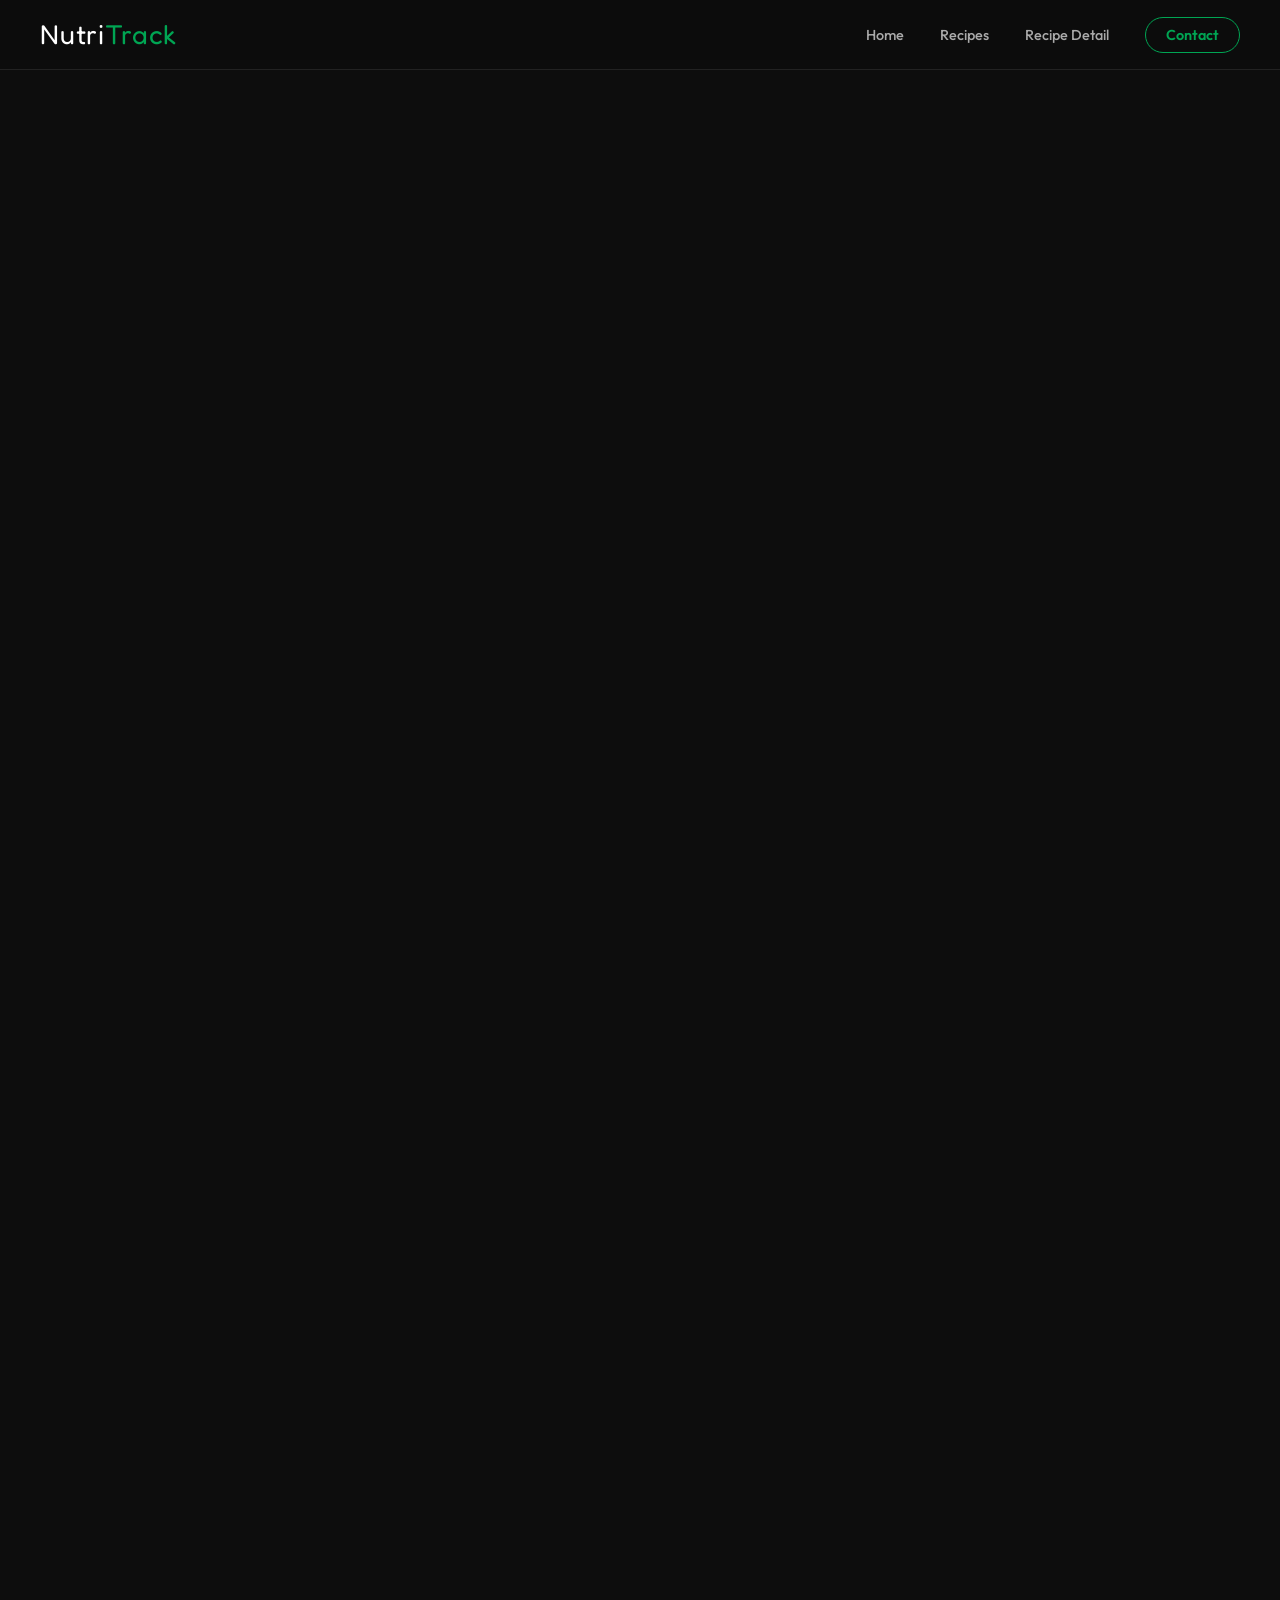
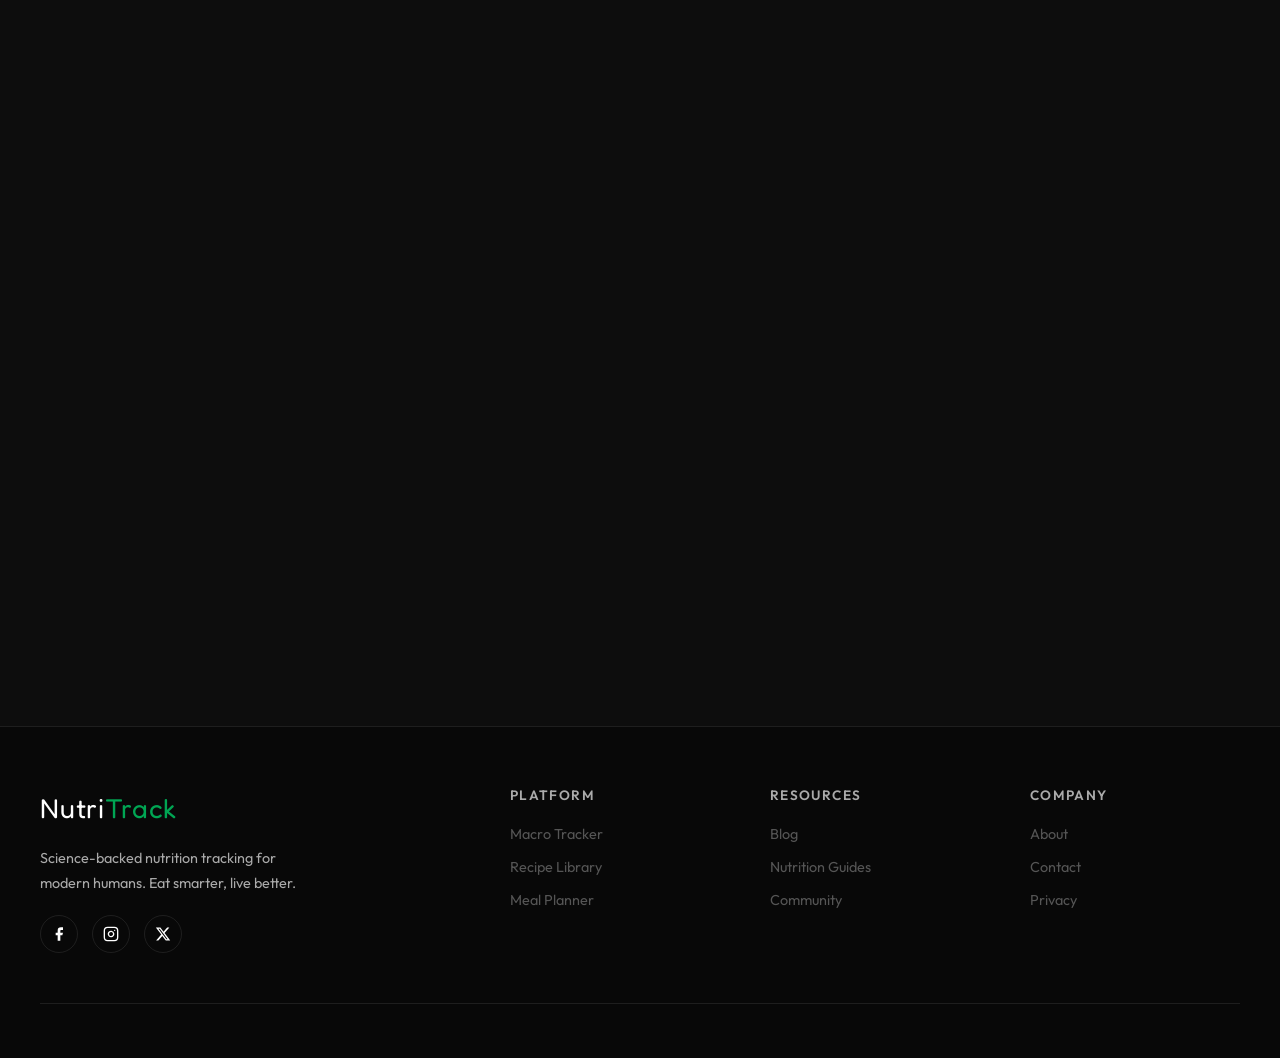
<file: nutritrack/contact.html>
<!DOCTYPE html>
<html lang="en">
<head>
  <meta charset="UTF-8" />
  <meta name="viewport" content="width=device-width, initial-scale=1.0" />
  <title>Contact — NutriTrack</title>
  <meta name="description" content="Get in touch with NutriTrack or share your favourite healthy recipe with our community." />
  <link rel="stylesheet" href="css/style.css" />
  <link rel="stylesheet" href="css/contact.css" />
  <link rel="icon" href="data:image/svg+xml,<svg xmlns='http://www.w3.org/2000/svg' viewBox='0 0 100 100'><text y='.9em' font-size='90'>🥗</text></svg>" />
</head>
<body>

  <!-- ── Navigation ── -->
  <nav class="nav scrolled" id="nav">
    <a href="index.html" class="nav-logo">Nutri<span>Track</span></a>
    <ul class="nav-links">
      <li><a href="index.html">Home</a></li>
      <li><a href="recipes.html">Recipes</a></li>
      <li><a href="beefsoup.html">Recipe Detail</a></li>
      <li><a href="contact.html" class="active nav-cta">Contact</a></li>
    </ul>
    <button class="burger" aria-label="Toggle menu">
      <svg class="icon-menu" viewBox="0 0 24 24" fill="none" stroke="currentColor" stroke-width="2">
        <line x1="3" y1="6" x2="21" y2="6"/><line x1="3" y1="12" x2="21" y2="12"/><line x1="3" y1="18" x2="21" y2="18"/>
      </svg>
      <svg class="icon-close" viewBox="0 0 24 24" fill="none" stroke="currentColor" stroke-width="2">
        <line x1="18" y1="6" x2="6" y2="18"/><line x1="6" y1="6" x2="18" y2="18"/>
      </svg>
    </button>
  </nav>

  <!-- Mobile Nav -->
  <div class="mobile-nav">
    <a href="index.html">Home</a>
    <a href="recipes.html">Recipes</a>
    <a href="beefsoup.html">Recipe Detail</a>
    <a href="contact.html">Contact</a>
  </div>

  <!-- ── Hero ── -->
  <div class="contact-hero reveal">
    <span class="section-label">Get in Touch</span>
    <h1>We'd love to <span style="color:var(--green)">hear</span> from you</h1>
    <p>Have a question, feedback, or want to share your favourite healthy recipe? We're here for it.</p>
  </div>

  <!-- ══════════════════════════════════
       CONTACT LAYOUT
  ══════════════════════════════════ -->
  <div class="contact-layout">

    <!-- ── Send a Message (Glass Form) ── -->
    <div class="reveal">
      <form id="contact-form" novalidate>
        <div class="glass-form-card">
          <h2>Send a Message</h2>
          <p>Our team typically responds within 24 hours on business days.</p>

          <div class="form-fields">
            <div class="form-row">
              <div class="form-group">
                <label for="first-name">First Name</label>
                <input type="text" id="first-name" name="first_name" class="form-control" placeholder="Alex" required />
              </div>
              <div class="form-group">
                <label for="last-name">Last Name</label>
                <input type="text" id="last-name" name="last_name" class="form-control" placeholder="Johnson" />
              </div>
            </div>

            <div class="form-group">
              <label for="email">Email Address</label>
              <input type="email" id="email" name="email" class="form-control" placeholder="alex@example.com" required />
            </div>

            <div class="form-group">
              <label for="subject">Subject</label>
              <select id="subject" name="subject" class="form-control" style="cursor:pointer;">
                <option value="" disabled selected>Choose a topic...</option>
                <option value="general">General Inquiry</option>
                <option value="recipe">Recipe Question</option>
                <option value="account">Account Support</option>
                <option value="partnership">Partnership</option>
                <option value="feedback">Feedback</option>
              </select>
            </div>

            <div class="form-group">
              <label for="message">Message</label>
              <textarea id="message" name="message" class="form-control" placeholder="Tell us what's on your mind..." maxlength="500" rows="5" required></textarea>
              <div style="text-align:right;margin-top:4px;">
                <span class="char-count" style="font-size:0.75rem;color:var(--gray-3);">0/500</span>
              </div>
            </div>

            <button type="submit" class="btn-submit">
              <span class="btn-text">Send Message</span>
              <svg class="btn-icon" viewBox="0 0 24 24" fill="none" stroke="currentColor" stroke-width="2" stroke-linecap="round" stroke-linejoin="round">
                <line x1="22" y1="2" x2="11" y2="13"/><polygon points="22 2 15 22 11 13 2 9 22 2"/>
              </svg>
              <div class="spinner-circle"></div>
            </button>
          </div>

          <!-- Success State -->
          <div class="success-msg">
            <div class="success-icon">
              <svg width="28" height="28" viewBox="0 0 24 24" fill="none" stroke="currentColor" stroke-width="2.5" stroke-linecap="round" stroke-linejoin="round">
                <path d="M4 12l5 5L20 7"/>
              </svg>
            </div>
            <h3>Message Sent!</h3>
            <p>Thanks for reaching out. We'll get back to you within 24 hours.</p>
          </div>
        </div>
      </form>
    </div>

    <!-- ── Contact Info ── -->
    <div class="contact-info reveal reveal-delay-2">
      <div class="info-card">
        <div class="info-icon">
          <svg viewBox="0 0 24 24" fill="none" stroke="currentColor" stroke-width="2" stroke-linecap="round" stroke-linejoin="round">
            <path d="M22 16.92v3a2 2 0 0 1-2.18 2 19.79 19.79 0 0 1-8.63-3.07A19.5 19.5 0 0 1 4.69 13a19.79 19.79 0 0 1-3.07-8.67A2 2 0 0 1 3.6 2h3a2 2 0 0 1 2 1.72 12.84 12.84 0 0 0 .7 2.81 2 2 0 0 1-.45 2.11L8.09 9.91a16 16 0 0 0 6 6l1.27-1.27a2 2 0 0 1 2.11-.45 12.84 12.84 0 0 0 2.81.7A2 2 0 0 1 22 16.92z"/>
          </svg>
        </div>
        <div class="info-text">
          <h4>Phone Support</h4>
          <p>Mon–Fri, 9am–6pm EST<br>+1 (800) NUTRI-TK</p>
        </div>
      </div>

      <div class="info-card">
        <div class="info-icon">
          <svg viewBox="0 0 24 24" fill="none" stroke="currentColor" stroke-width="2" stroke-linecap="round" stroke-linejoin="round">
            <path d="M4 4h16c1.1 0 2 .9 2 2v12c0 1.1-.9 2-2 2H4c-1.1 0-2-.9-2-2V6c0-1.1.9-2 2-2z"/><polyline points="22,6 12,13 2,6"/>
          </svg>
        </div>
        <div class="info-text">
          <h4>Email Us</h4>
          <p><a href="/cdn-cgi/l/email-protection" class="__cf_email__" data-cfemail="640c0108080b240a1110160d101605070f4a070b09">[email&#160;protected]</a><br><a href="/cdn-cgi/l/email-protection" class="__cf_email__" data-cfemail="22515752524d5056624c5756504b56504341490c414d4f">[email&#160;protected]</a></p>
        </div>
      </div>

      <div class="info-card">
        <div class="info-icon">
          <svg viewBox="0 0 24 24" fill="none" stroke="currentColor" stroke-width="2" stroke-linecap="round" stroke-linejoin="round">
            <path d="M21 10c0 7-9 13-9 13s-9-6-9-13a9 9 0 0 1 18 0z"/><circle cx="12" cy="10" r="3"/>
          </svg>
        </div>
        <div class="info-text">
          <h4>Our Office</h4>
          <p>123 Wellness Ave, Suite 400<br>New York, NY 10001</p>
        </div>
      </div>

      <div class="info-card">
        <div class="info-icon">
          <svg viewBox="0 0 24 24" fill="none" stroke="currentColor" stroke-width="2" stroke-linecap="round" stroke-linejoin="round">
            <circle cx="12" cy="12" r="10"/><polyline points="12 6 12 12 16 14"/>
          </svg>
        </div>
        <div class="info-text">
          <h4>Response Time</h4>
          <p>Average response within 4 hours<br>during business days.</p>
        </div>
      </div>

      <!-- Social links -->
      <div style="background:var(--bg-2);border:1px solid var(--glass-border);border-radius:var(--radius);padding:24px;">
        <h4 style="font-family:var(--font-body);font-weight:600;font-size:0.85rem;letter-spacing:0.1em;text-transform:uppercase;color:var(--gray-2);margin-bottom:16px;">Follow Us</h4>
        <div class="footer-socials">
          <a href="#" class="social-icon" aria-label="Facebook">
            <svg viewBox="0 0 24 24" fill="currentColor"><path d="M18 2h-3a5 5 0 0 0-5 5v3H7v4h3v8h4v-8h3l1-4h-4V7a1 1 0 0 1 1-1h3z"/></svg>
          </a>
          <a href="#" class="social-icon" aria-label="Instagram">
            <svg viewBox="0 0 24 24" fill="none" stroke="currentColor" stroke-width="2" stroke-linecap="round" stroke-linejoin="round">
              <rect x="2" y="2" width="20" height="20" rx="5" ry="5"/><path d="M16 11.37A4 4 0 1 1 12.63 8 4 4 0 0 1 16 11.37z"/><line x1="17.5" y1="6.5" x2="17.51" y2="6.5"/>
            </svg>
          </a>
          <a href="#" class="social-icon" aria-label="X (Twitter)">
            <svg viewBox="0 0 24 24" fill="currentColor"><path d="M18.244 2.25h3.308l-7.227 8.26 8.502 11.24H16.17l-5.214-6.817L4.99 21.75H1.68l7.73-8.835L1.254 2.25H8.08l4.713 6.231zm-1.161 17.52h1.833L7.084 4.126H5.117z"/></svg>
          </a>
        </div>
      </div>
    </div>

  </div><!-- end contact-layout -->

  <!-- ══════════════════════════════════
       SHARE YOUR RECIPE (Glass Form)
  ══════════════════════════════════ -->
  <section class="share-section">
    <div class="reveal">
      <span class="section-label">Community</span>
      <h2>Share Your Recipe</h2>
      <p>Have a healthy recipe the world needs to know about? Submit it here and we'll feature the best ones.</p>
    </div>

    <form id="share-form" novalidate>
      <div class="share-form-card reveal">
        <div class="share-fields">
          <div class="form-row" style="margin-bottom:20px;">
            <div class="form-group" style="margin-bottom:0;">
              <label for="recipe-name">Recipe Name</label>
              <input type="text" id="recipe-name" name="recipe_name" class="form-control" placeholder="e.g. Spicy Tuna Rice Bowl" required />
            </div>
            <div class="form-group" style="margin-bottom:0;">
              <label for="recipe-category">Category</label>
              <select id="recipe-category" name="category" class="form-control" style="cursor:pointer;">
                <option value="" disabled selected>Select category</option>
                <option value="breakfast">Breakfast</option>
                <option value="lunch">Lunch</option>
                <option value="dinner">Dinner</option>
                <option value="snack">Snack</option>
                <option value="dessert">Healthy Dessert</option>
              </select>
            </div>
          </div>

          <div class="form-row" style="margin-bottom:20px;">
            <div class="form-group" style="margin-bottom:0;">
              <label for="prep-time">Prep Time (mins)</label>
              <input type="number" id="prep-time" name="prep_time" class="form-control" placeholder="15" min="1" max="999" />
            </div>
            <div class="form-group" style="margin-bottom:0;">
              <label for="cook-time">Cook Time (mins)</label>
              <input type="number" id="cook-time" name="cook_time" class="form-control" placeholder="30" min="1" max="999" />
            </div>
          </div>

          <div class="form-group">
            <label>Macros Per Serving</label>
            <div class="macro-inputs">
              <div style="position:relative;">
                <input type="number" name="calories" class="form-control" placeholder="Calories" style="padding-right:50px;" />
                <span style="position:absolute;right:12px;top:50%;transform:translateY(-50%);font-size:0.75rem;color:var(--gray-3);">kcal</span>
              </div>
              <div style="position:relative;">
                <input type="number" name="protein" class="form-control" placeholder="Protein" style="padding-right:30px;" />
                <span style="position:absolute;right:12px;top:50%;transform:translateY(-50%);font-size:0.75rem;color:var(--gray-3);">g</span>
              </div>
              <div style="position:relative;">
                <input type="number" name="fats" class="form-control" placeholder="Fats" style="padding-right:30px;" />
                <span style="position:absolute;right:12px;top:50%;transform:translateY(-50%);font-size:0.75rem;color:var(--gray-3);">g</span>
              </div>
              <div style="position:relative;">
                <input type="number" name="carbs" class="form-control" placeholder="Carbs" style="padding-right:30px;" />
                <span style="position:absolute;right:12px;top:50%;transform:translateY(-50%);font-size:0.75rem;color:var(--gray-3);">g</span>
              </div>
            </div>
          </div>

          <div class="form-group">
            <label for="ingredients-list">Ingredients</label>
            <textarea id="ingredients-list" name="ingredients" class="form-control" placeholder="List each ingredient on a new line&#10;e.g.&#10;200g chicken breast&#10;1 cup quinoa&#10;2 tbsp olive oil" rows="5"></textarea>
          </div>

          <div class="form-group">
            <label for="instructions">Instructions</label>
            <textarea id="instructions" name="instructions" class="form-control" placeholder="Describe the steps to prepare your recipe..." rows="6"></textarea>
          </div>

          <div class="form-row">
            <div class="form-group" style="margin-bottom:0;">
              <label for="author-name">Your Name</label>
              <input type="text" id="author-name" name="author" class="form-control" placeholder="Your name or username" />
            </div>
            <div class="form-group" style="margin-bottom:0;">
              <label for="author-email">Your Email</label>
              <input type="email" id="author-email" name="author_email" class="form-control" placeholder="For notification when featured" />
            </div>
          </div>

          <div style="margin-top:8px;margin-bottom:24px;">
            <label style="display:flex;align-items:center;gap:10px;cursor:pointer;font-size:0.88rem;color:var(--gray-2);">
              <input type="checkbox" style="accent-color:var(--green);width:16px;height:16px;" />
              I confirm this recipe is my own creation and I agree to the community guidelines.
            </label>
          </div>

          <button type="submit" class="btn-submit">
            <span class="btn-text">Submit Recipe</span>
            <svg class="btn-icon" viewBox="0 0 24 24" fill="none" stroke="currentColor" stroke-width="2" stroke-linecap="round" stroke-linejoin="round">
              <path d="M5 12h14M12 5l7 7-7 7"/>
            </svg>
            <div class="spinner-circle"></div>
          </button>
        </div>

        <!-- Success State -->
        <div class="success-msg">
          <div class="success-icon">
            <svg width="28" height="28" viewBox="0 0 24 24" fill="none" stroke="currentColor" stroke-width="2.5" stroke-linecap="round" stroke-linejoin="round">
              <path d="M4 12l5 5L20 7"/>
            </svg>
          </div>
          <h3>Recipe Submitted!</h3>
          <p>Amazing! Our team will review your recipe and may feature it on NutriTrack. We'll notify you by email.</p>
        </div>
      </div>
    </form>
  </section>

  <!-- ── Footer ── -->
  <footer class="footer">
    <div class="footer-inner">
      <div class="footer-grid">
        <div class="footer-brand">
          <div class="nav-logo">Nutri<span>Track</span></div>
          <p>Science-backed nutrition tracking for modern humans. Eat smarter, live better.</p>
          <div class="footer-socials">
            <a href="#" class="social-icon" aria-label="Facebook">
              <svg viewBox="0 0 24 24" fill="currentColor"><path d="M18 2h-3a5 5 0 0 0-5 5v3H7v4h3v8h4v-8h3l1-4h-4V7a1 1 0 0 1 1-1h3z"/></svg>
            </a>
            <a href="#" class="social-icon" aria-label="Instagram">
              <svg viewBox="0 0 24 24" fill="none" stroke="currentColor" stroke-width="2" stroke-linecap="round" stroke-linejoin="round">
                <rect x="2" y="2" width="20" height="20" rx="5" ry="5"/><path d="M16 11.37A4 4 0 1 1 12.63 8 4 4 0 0 1 16 11.37z"/><line x1="17.5" y1="6.5" x2="17.51" y2="6.5"/>
              </svg>
            </a>
            <a href="#" class="social-icon" aria-label="X">
              <svg viewBox="0 0 24 24" fill="currentColor"><path d="M18.244 2.25h3.308l-7.227 8.26 8.502 11.24H16.17l-5.214-6.817L4.99 21.75H1.68l7.73-8.835L1.254 2.25H8.08l4.713 6.231zm-1.161 17.52h1.833L7.084 4.126H5.117z"/></svg>
            </a>
          </div>
        </div>
        <div class="footer-col">
          <h4>Platform</h4>
          <a href="#">Macro Tracker</a>
          <a href="recipes.html">Recipe Library</a>
          <a href="#">Meal Planner</a>
        </div>
        <div class="footer-col">
          <h4>Resources</h4>
          <a href="#">Blog</a>
          <a href="#">Nutrition Guides</a>
          <a href="#">Community</a>
        </div>
        <div class="footer-col">
          <h4>Company</h4>
          <a href="#">About</a>
          <a href="contact.html">Contact</a>
          <a href="#">Privacy</a>
        </div>
      </div>
      <div class="footer-bottom">
</file>
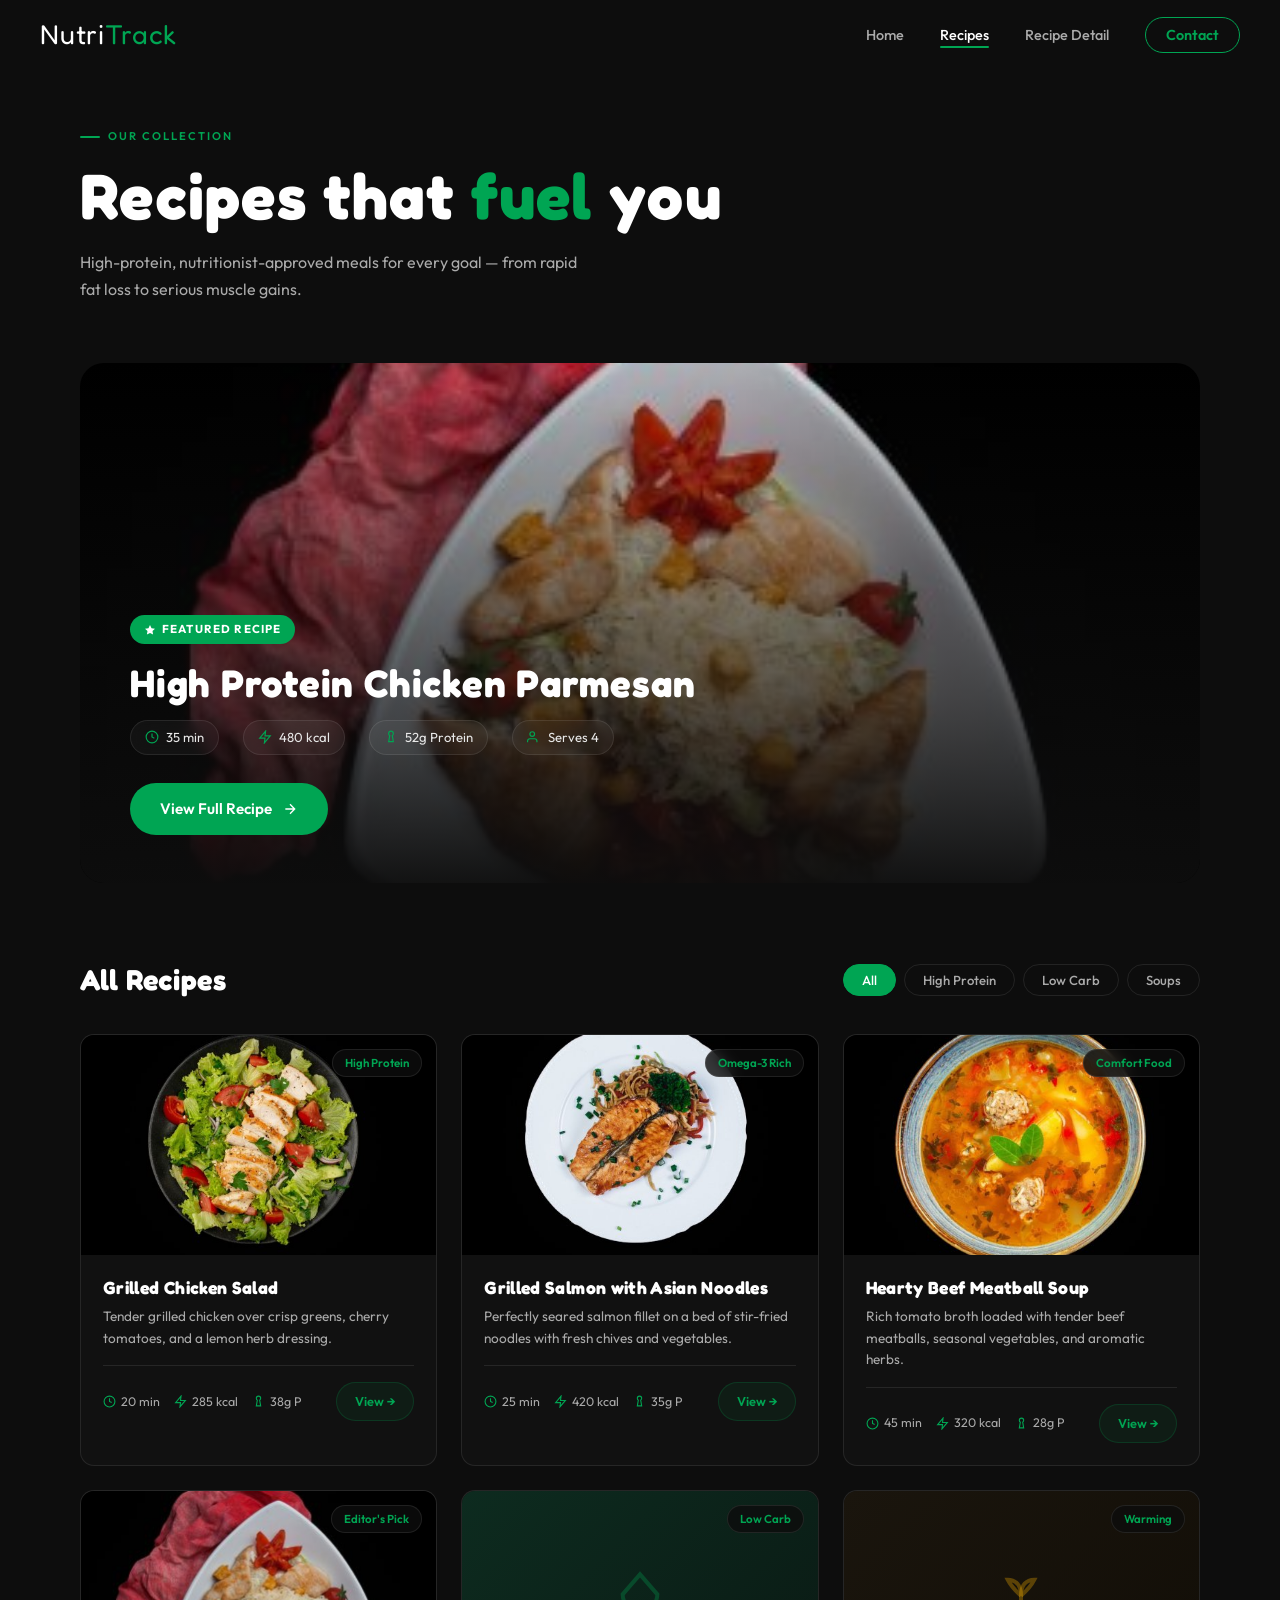
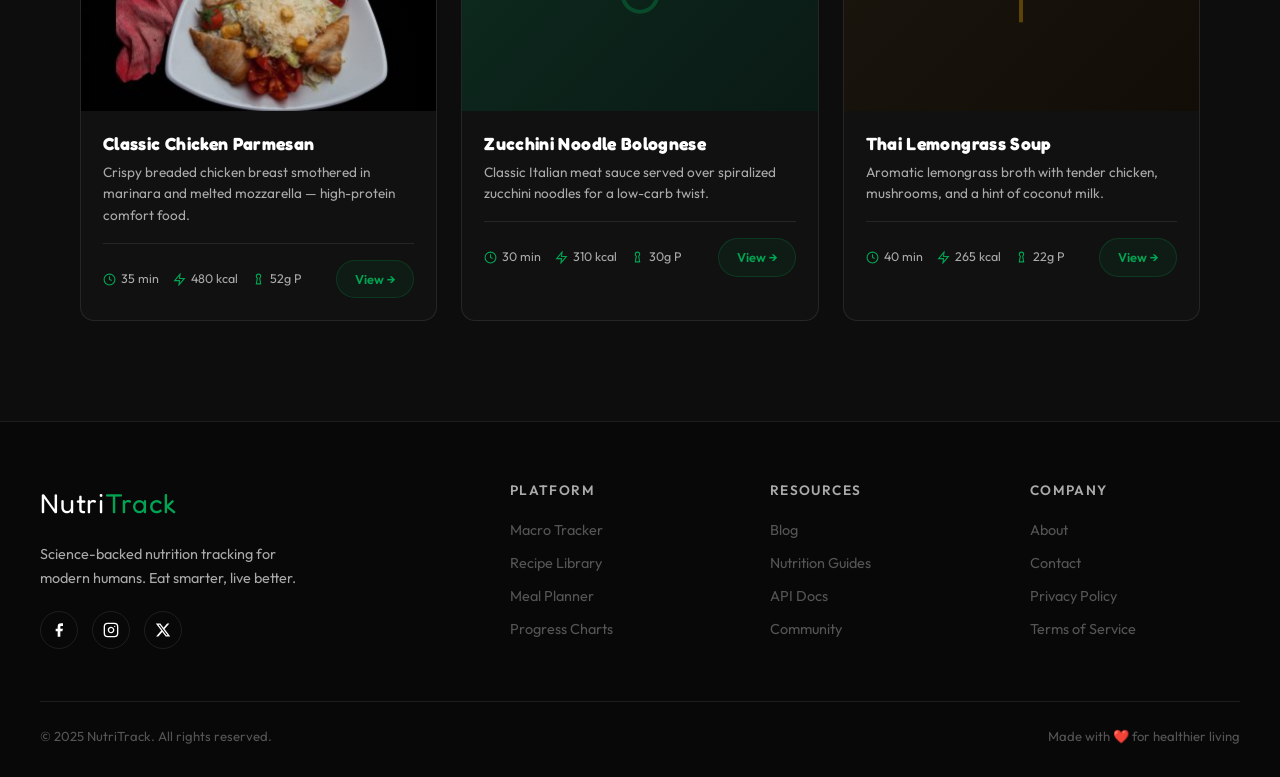
<file: nutritrack/recipes.html>
<!DOCTYPE html>
<html lang="en">
<head>
  <meta charset="UTF-8" />
  <meta name="viewport" content="width=device-width, initial-scale=1.0" />
  <title>Recipes — NutriTrack</title>
  <meta name="description" content="Browse 1,200+ high-protein, nutritionist-approved recipes on NutriTrack." />
  <link rel="stylesheet" href="css/style.css" />
  <link rel="stylesheet" href="css/recipes.css" />
  <link rel="icon" href="data:image/svg+xml,<svg xmlns='http://www.w3.org/2000/svg' viewBox='0 0 100 100'><text y='.9em' font-size='90'>🥗</text></svg>" />
</head>
<body>

  <!-- ── Navigation ── -->
  <nav class="nav scrolled" id="nav">
    <a href="index.html" class="nav-logo">Nutri<span>Track</span></a>
    <ul class="nav-links">
      <li><a href="index.html">Home</a></li>
      <li><a href="recipes.html" class="active">Recipes</a></li>
      <li><a href="beefsoup.html">Recipe Detail</a></li>
      <li><a href="contact.html" class="nav-cta">Contact</a></li>
    </ul>
    <button class="burger" aria-label="Toggle menu">
      <svg class="icon-menu" viewBox="0 0 24 24" fill="none" stroke="currentColor" stroke-width="2">
        <line x1="3" y1="6" x2="21" y2="6"/><line x1="3" y1="12" x2="21" y2="12"/><line x1="3" y1="18" x2="21" y2="18"/>
      </svg>
      <svg class="icon-close" viewBox="0 0 24 24" fill="none" stroke="currentColor" stroke-width="2">
        <line x1="18" y1="6" x2="6" y2="18"/><line x1="6" y1="6" x2="18" y2="18"/>
      </svg>
    </button>
  </nav>

  <div class="mobile-nav">
    <a href="index.html">Home</a>
    <a href="recipes.html">Recipes</a>
    <a href="beefsoup.html">Recipe Detail</a>
    <a href="contact.html">Contact</a>
  </div>

  <!-- ── Page Header ── -->
  <div class="page-hero">
    <span class="section-label">Our Collection</span>
    <h1>Recipes that <span style="color:var(--green)">fuel</span> you</h1>
    <p>High-protein, nutritionist-approved meals for every goal — from rapid fat loss to serious muscle gains.</p>
  </div>

  <!-- ── Featured Recipe — Chicken Parmesan ── -->
  <div class="featured-wrap reveal">
    <div class="featured-card">
      <div class="featured-img">
        <img data-src="images/chicken-parmesan.png" src="[data-uri]" alt="High Protein Chicken Parmesan" loading="lazy" />
      </div>
      <div class="featured-overlay"></div>
      <div class="featured-content">
        <div class="featured-tag">
          <svg width="12" height="12" viewBox="0 0 24 24" fill="currentColor">
            <path d="M12 2l3.09 6.26L22 9.27l-5 4.87 1.18 6.88L12 17.77l-6.18 3.25L7 14.14 2 9.27l6.91-1.01L12 2z"/>
          </svg>
          Featured Recipe
        </div>
        <h2>High Protein Chicken Parmesan</h2>
        <div class="featured-meta">
          <span class="meta-pill">
            <svg viewBox="0 0 24 24" fill="none" stroke="currentColor" stroke-width="2"><circle cx="12" cy="12" r="10"/><polyline points="12 6 12 12 16 14"/></svg>
            35 min
          </span>
          <span class="meta-pill">
            <svg viewBox="0 0 24 24" fill="none" stroke="currentColor" stroke-width="2"><polygon points="13 2 3 14 12 14 11 22 21 10 12 10 13 2"/></svg>
            480 kcal
          </span>
          <span class="meta-pill">
            <svg viewBox="0 0 24 24" fill="none" stroke="currentColor" stroke-width="2"><path d="M12 2a4 4 0 0 1 4 4c0 1.5-.7 2.8-1.8 3.6L16 20H8l1.8-10.4A4 4 0 0 1 8 6a4 4 0 0 1 4-4z"/></svg>
            52g Protein
          </span>
          <span class="meta-pill">
            <svg viewBox="0 0 24 24" fill="none" stroke="currentColor" stroke-width="2"><path d="M17 21v-2a4 4 0 0 0-4-4H5a4 4 0 0 0-4 4v2"/><circle cx="9" cy="7" r="4"/></svg>
            Serves 4
          </span>
        </div>
        <a href="beefsoup.html?recipe=chicken-parmesan" class="btn btn-primary">
          View Full Recipe
          <svg width="16" height="16" viewBox="0 0 24 24" fill="none" stroke="currentColor" stroke-width="2">
            <path d="M5 12h14M12 5l7 7-7 7"/>
          </svg>
        </a>
      </div>
    </div>
  </div>

  <!-- ── Recipe Grid ── -->
  <section class="recipes-section">
    <div class="recipes-header">
      <h2>All Recipes</h2>
      <div class="filter-tabs">
        <button class="filter-tab active" data-filter="all">All</button>
        <button class="filter-tab" data-filter="high-protein">High Protein</button>
        <button class="filter-tab" data-filter="low-carb">Low Carb</button>
        <button class="filter-tab" data-filter="soup">Soups</button>
      </div>
    </div>

    <div class="recipes-grid">

      <!-- Chicken Salad -->
      <div class="recipe-card reveal" data-categories="high-protein,low-carb">
        <div class="recipe-card-img">
          <img data-src="images/chicken-salad.png" src="[data-uri]" alt="Grilled Chicken Salad" loading="lazy" />
          <span class="recipe-badge">High Protein</span>
        </div>
        <div class="recipe-card-body">
          <h3>Grilled Chicken Salad</h3>
          <p>Tender grilled chicken over crisp greens, cherry tomatoes, and a lemon herb dressing.</p>
          <div class="recipe-card-footer">
            <div class="recipe-stats">
              <span class="rstat">
                <svg viewBox="0 0 24 24" fill="none" stroke="currentColor" stroke-width="2"><circle cx="12" cy="12" r="10"/><polyline points="12 6 12 12 16 14"/></svg>
                20 min
              </span>
              <span class="rstat">
                <svg viewBox="0 0 24 24" fill="none" stroke="currentColor" stroke-width="2"><polygon points="13 2 3 14 12 14 11 22 21 10 12 10 13 2"/></svg>
                285 kcal
              </span>
              <span class="rstat">
                <svg viewBox="0 0 24 24" fill="none" stroke="currentColor" stroke-width="2"><path d="M12 2a4 4 0 0 1 4 4c0 1.5-.7 2.8-1.8 3.6L16 20H8l1.8-10.4A4 4 0 0 1 8 6a4 4 0 0 1 4-4z"/></svg>
                38g P
              </span>
            </div>
            <a href="beefsoup.html?recipe=chicken-salad" class="btn-sm">View →</a>
          </div>
        </div>
      </div>

      <!-- Salmon Pasta -->
      <div class="recipe-card reveal reveal-delay-1" data-categories="high-protein">
        <div class="recipe-card-img">
          <img data-src="images/salmon-pasta.png" src="[data-uri]" alt="Grilled Salmon with Noodles" loading="lazy" />
          <span class="recipe-badge">Omega-3 Rich</span>
        </div>
        <div class="recipe-card-body">
          <h3>Grilled Salmon with Asian Noodles</h3>
          <p>Perfectly seared salmon fillet on a bed of stir-fried noodles with fresh chives and vegetables.</p>
          <div class="recipe-card-footer">
            <div class="recipe-stats">
              <span class="rstat">
                <svg viewBox="0 0 24 24" fill="none" stroke="currentColor" stroke-width="2"><circle cx="12" cy="12" r="10"/><polyline points="12 6 12 12 16 14"/></svg>
                25 min
              </span>
              <span class="rstat">
                <svg viewBox="0 0 24 24" fill="none" stroke="currentColor" stroke-width="2"><polygon points="13 2 3 14 12 14 11 22 21 10 12 10 13 2"/></svg>
                420 kcal
              </span>
              <span class="rstat">
                <svg viewBox="0 0 24 24" fill="none" stroke="currentColor" stroke-width="2"><path d="M12 2a4 4 0 0 1 4 4c0 1.5-.7 2.8-1.8 3.6L16 20H8l1.8-10.4A4 4 0 0 1 8 6a4 4 0 0 1 4-4z"/></svg>
                35g P
              </span>
            </div>
            <a href="beefsoup.html?recipe=salmon-pasta" class="btn-sm">View →</a>
          </div>
        </div>
      </div>

      <!-- Beef Soup -->
      <div class="recipe-card reveal reveal-delay-2" data-categories="soup,high-protein">
        <div class="recipe-card-img">
          <img data-src="images/beef-soup.png" src="[data-uri]" alt="Hearty Beef Meatball Soup" loading="lazy" />
          <span class="recipe-badge">Comfort Food</span>
        </div>
        <div class="recipe-card-body">
          <h3>Hearty Beef Meatball Soup</h3>
          <p>Rich tomato broth loaded with tender beef meatballs, seasonal vegetables, and aromatic herbs.</p>
          <div class="recipe-card-footer">
            <div class="recipe-stats">
              <span class="rstat">
                <svg viewBox="0 0 24 24" fill="none" stroke="currentColor" stroke-width="2"><circle cx="12" cy="12" r="10"/><polyline points="12 6 12 12 16 14"/></svg>
                45 min
              </span>
              <span class="rstat">
                <svg viewBox="0 0 24 24" fill="none" stroke="currentColor" stroke-width="2"><polygon points="13 2 3 14 12 14 11 22 21 10 12 10 13 2"/></svg>
                320 kcal
              </span>
              <span class="rstat">
                <svg viewBox="0 0 24 24" fill="none" stroke="currentColor" stroke-width="2"><path d="M12 2a4 4 0 0 1 4 4c0 1.5-.7 2.8-1.8 3.6L16 20H8l1.8-10.4A4 4 0 0 1 8 6a4 4 0 0 1 4-4z"/></svg>
                28g P
              </span>
            </div>
            <a href="beefsoup.html?recipe=beef-soup" class="btn-sm">View →</a>
          </div>
        </div>
      </div>

      <!-- Chicken Parmesan -->
      <div class="recipe-card reveal" data-categories="high-protein">
        <div class="recipe-card-img">
          <img data-src="images/chicken-parmesan.png" src="[data-uri]" alt="Chicken Parmesan" loading="lazy" />
          <span class="recipe-badge">Editor's Pick</span>
        </div>
        <div class="recipe-card-body">
          <h3>Classic Chicken Parmesan</h3>
          <p>Crispy breaded chicken breast smothered in marinara and melted mozzarella — high-protein comfort food.</p>
          <div class="recipe-card-footer">
            <div class="recipe-stats">
              <span class="rstat">
                <svg viewBox="0 0 24 24" fill="none" stroke="currentColor" stroke-width="2"><circle cx="12" cy="12" r="10"/><polyline points="12 6 12 12 16 14"/></svg>
                35 min
              </span>
              <span class="rstat">
                <svg viewBox="0 0 24 24" fill="none" stroke="currentColor" stroke-width="2"><polygon points="13 2 3 14 12 14 11 22 21 10 12 10 13 2"/></svg>
                480 kcal
              </span>
              <span class="rstat">
                <svg viewBox="0 0 24 24" fill="none" stroke="currentColor" stroke-width="2"><path d="M12 2a4 4 0 0 1 4 4c0 1.5-.7 2.8-1.8 3.6L16 20H8l1.8-10.4A4 4 0 0 1 8 6a4 4 0 0 1 4-4z"/></svg>
                52g P
              </span>
            </div>
            <a href="beefsoup.html?recipe=chicken-parmesan" class="btn-sm">View →</a>
          </div>
        </div>
      </div>

      <!-- Zucchini Noodle Bolognese -->
      <div class="recipe-card reveal reveal-delay-1" data-categories="low-carb">
        <div class="recipe-card-img" style="background:linear-gradient(135deg,#0d2b1f,#0a1a14);display:flex;align-items:center;justify-content:center;">
          <svg width="64" height="64" viewBox="0 0 24 24" fill="none" stroke="rgba(0,165,83,0.3)" stroke-width="1.5">
            <path d="M12 2L5.5 9.5a6.5 6.5 0 1 0 13 0L12 2z"/>
          </svg>
          <span class="recipe-badge">Low Carb</span>
        </div>
        <div class="recipe-card-body">
          <h3>Zucchini Noodle Bolognese</h3>
          <p>Classic Italian meat sauce served over spiralized zucchini noodles for a low-carb twist.</p>
          <div class="recipe-card-footer">
            <div class="recipe-stats">
              <span class="rstat">
                <svg viewBox="0 0 24 24" fill="none" stroke="currentColor" stroke-width="2"><circle cx="12" cy="12" r="10"/><polyline points="12 6 12 12 16 14"/></svg>
                30 min
              </span>
              <span class="rstat">
                <svg viewBox="0 0 24 24" fill="none" stroke="currentColor" stroke-width="2"><polygon points="13 2 3 14 12 14 11 22 21 10 12 10 13 2"/></svg>
                310 kcal
              </span>
              <span class="rstat">
                <svg viewBox="0 0 24 24" fill="none" stroke="currentColor" stroke-width="2"><path d="M12 2a4 4 0 0 1 4 4c0 1.5-.7 2.8-1.8 3.6L16 20H8l1.8-10.4A4 4 0 0 1 8 6a4 4 0 0 1 4-4z"/></svg>
                30g P
              </span>
            </div>
            <a href="beefsoup.html?recipe=zucchini-bolognese" class="btn-sm">View →</a>
          </div>
        </div>
      </div>

      <!-- Thai Lemongrass Soup -->
      <div class="recipe-card reveal reveal-delay-2" data-categories="soup">
        <div class="recipe-card-img" style="background:linear-gradient(135deg,#1a150d,#120e07);display:flex;align-items:center;justify-content:center;">
          <svg width="64" height="64" viewBox="0 0 24 24" fill="none" stroke="rgba(255,183,0,0.3)" stroke-width="1.5">
            <path d="M12 20V10"/><path d="M12 10C12 10 8.5 7 7 4c3 0 5 2 5 6"/><path d="M12 10c0 0 3.5-3 5-6-3 0-5 2-5 6"/>
          </svg>
          <span class="recipe-badge">Warming</span>
        </div>
        <div class="recipe-card-body">
          <h3>Thai Lemongrass Soup</h3>
          <p>Aromatic lemongrass broth with tender chicken, mushrooms, and a hint of coconut milk.</p>
          <div class="recipe-card-footer">
            <div class="recipe-stats">
              <span class="rstat">
                <svg viewBox="0 0 24 24" fill="none" stroke="currentColor" stroke-width="2"><circle cx="12" cy="12" r="10"/><polyline points="12 6 12 12 16 14"/></svg>
                40 min
              </span>
              <span class="rstat">
                <svg viewBox="0 0 24 24" fill="none" stroke="currentColor" stroke-width="2"><polygon points="13 2 3 14 12 14 11 22 21 10 12 10 13 2"/></svg>
                265 kcal
              </span>
              <span class="rstat">
                <svg viewBox="0 0 24 24" fill="none" stroke="currentColor" stroke-width="2"><path d="M12 2a4 4 0 0 1 4 4c0 1.5-.7 2.8-1.8 3.6L16 20H8l1.8-10.4A4 4 0 0 1 8 6a4 4 0 0 1 4-4z"/></svg>
                22g P
              </span>
            </div>
            <a href="beefsoup.html?recipe=thai-soup" class="btn-sm">View →</a>
          </div>
        </div>
      </div>

    </div>
  </section>

  <!-- ── Footer ── -->
  <footer class="footer">
    <div class="footer-inner">
      <div class="footer-grid">
        <div class="footer-brand">
          <div class="nav-logo">Nutri<span>Track</span></div>
          <p>Science-backed nutrition tracking for modern humans. Eat smarter, live better.</p>
          <div class="footer-socials">
            <a href="#" class="social-icon" aria-label="Facebook">
              <svg viewBox="0 0 24 24" fill="currentColor"><path d="M18 2h-3a5 5 0 0 0-5 5v3H7v4h3v8h4v-8h3l1-4h-4V7a1 1 0 0 1 1-1h3z"/></svg>
            </a>
            <a href="#" class="social-icon" aria-label="Instagram">
              <svg viewBox="0 0 24 24" fill="none" stroke="currentColor" stroke-width="2" stroke-linecap="round" stroke-linejoin="round">
                <rect x="2" y="2" width="20" height="20" rx="5" ry="5"/><path d="M16 11.37A4 4 0 1 1 12.63 8 4 4 0 0 1 16 11.37z"/><line x1="17.5" y1="6.5" x2="17.51" y2="6.5"/>
              </svg>
            </a>
            <a href="#" class="social-icon" aria-label="X">
              <svg viewBox="0 0 24 24" fill="currentColor"><path d="M18.244 2.25h3.308l-7.227 8.26 8.502 11.24H16.17l-5.214-6.817L4.99 21.75H1.68l7.73-8.835L1.254 2.25H8.08l4.713 6.231zm-1.161 17.52h1.833L7.084 4.126H5.117z"/></svg>
            </a>
          </div>
        </div>
        <div class="footer-col">
          <h4>Platform</h4>
          <a href="#">Macro Tracker</a>
          <a href="recipes.html">Recipe Library</a>
          <a href="#">Meal Planner</a>
          <a href="#">Progress Charts</a>
        </div>
        <div class="footer-col">
          <h4>Resources</h4>
          <a href="#">Blog</a>
          <a href="#">Nutrition Guides</a>
          <a href="#">API Docs</a>
          <a href="#">Community</a>
        </div>
        <div class="footer-col">
          <h4>Company</h4>
          <a href="#">About</a>
          <a href="contact.html">Contact</a>
          <a href="#">Privacy Policy</a>
          <a href="#">Terms of Service</a>
        </div>
      </div>
      <div class="footer-bottom">
        <p>© 2025 NutriTrack. All rights reserved.</p>
        <p>Made with ❤️ for healthier living</p>
      </div>
    </div>
  </footer>

  <script src="scripts/main.js"></script>
  <script src="scripts/recipes.js"></script>
</body>
</html>
</file>
<file: nutritrack/css/style.css>
/* ============================================
   NutriTrack — Global Styles
   style.css
   ============================================ */

@import url('https://fonts.googleapis.com/css2?family=Fredoka+One&family=Outfit:wght@300;400;500;600;700&display=swap');

/* ── CSS Variables ── */
:root {
  --bg: #0d0d0d;
  --bg-2: #111111;
  --bg-3: #161616;
  --green: #00a553;
  --green-dim: #007a3d;
  --green-glow: rgba(0, 165, 83, 0.35);
  --green-subtle: rgba(0, 165, 83, 0.08);
  --white: #ffffff;
  --gray-1: #e8e8e8;
  --gray-2: #aaaaaa;
  --gray-3: #555555;
  --gray-4: #222222;
  --font-brand: 'Fredoka One', cursive;
  --font-body: 'Outfit', sans-serif;
  --radius: 14px;
  --radius-sm: 8px;
  --transition: 0.3s cubic-bezier(0.4, 0, 0.2, 1);
  --glass: rgba(255, 255, 255, 0.04);
  --glass-border: rgba(255, 255, 255, 0.09);
  --shadow-green: 0 0 30px rgba(0, 165, 83, 0.25);
}

/* ── Reset & Base ── */
*, *::before, *::after {
  box-sizing: border-box;
  margin: 0;
  padding: 0;
}

html {
  scroll-behavior: smooth;
  font-size: 16px;
}

body {
  background-color: var(--bg);
  color: var(--white);
  font-family: var(--font-body);
  line-height: 1.6;
  overflow-x: hidden;
  -webkit-font-smoothing: antialiased;
  -moz-osx-font-smoothing: grayscale;
}

img {
  max-width: 100%;
  height: auto;
  display: block;
}

a {
  text-decoration: none;
  color: inherit;
}

ul, ol {
  list-style: none;
}

button {
  cursor: pointer;
  font-family: var(--font-body);
  border: none;
  outline: none;
}

/* ── Typography ── */
h1, h2, h3, h4 {
  font-family: var(--font-brand);
  line-height: 1.2;
  letter-spacing: 0.02em;
}

.section-label {
  font-family: var(--font-body);
  font-size: 0.7rem;
  font-weight: 600;
  letter-spacing: 0.18em;
  text-transform: uppercase;
  color: var(--green);
  display: inline-flex;
  align-items: center;
  gap: 8px;
  margin-bottom: 12px;
}

.section-label::before {
  content: '';
  display: block;
  width: 20px;
  height: 2px;
  background: var(--green);
  border-radius: 2px;
}

/* ── Navigation ── */
.nav {
  position: fixed;
  top: 0;
  left: 0;
  right: 0;
  z-index: 1000;
  padding: 0 40px;
  height: 70px;
  display: flex;
  align-items: center;
  justify-content: space-between;
  transition: background var(--transition), backdrop-filter var(--transition);
}

.nav.scrolled {
  background: rgba(13, 13, 13, 0.88);
  backdrop-filter: blur(20px);
  -webkit-backdrop-filter: blur(20px);
  border-bottom: 1px solid var(--glass-border);
}

.nav-logo {
  font-family: var(--font-brand);
  font-size: 1.7rem;
  color: var(--white);
  letter-spacing: 0.03em;
}

.nav-logo span {
  color: var(--green);
}

.nav-links {
  display: flex;
  align-items: center;
  gap: 36px;
}

.nav-links a {
  font-size: 0.9rem;
  font-weight: 500;
  color: var(--gray-2);
  transition: color var(--transition);
  position: relative;
}

.nav-links a::after {
  content: '';
  position: absolute;
  bottom: -4px;
  left: 0;
  width: 0;
  height: 2px;
  background: var(--green);
  border-radius: 2px;
  transition: width var(--transition);
}

.nav-links a:hover,
.nav-links a.active {
  color: var(--white);
}

.nav-links a:hover::after,
.nav-links a.active::after {
  width: 100%;
}

.nav-cta {
  background: transparent !important;
  color: var(--green) !important;
  padding: 8px 20px;
  border-radius: 50px;
  font-weight: 600 !important;
  border: 1.5px solid var(--green) !important;
  transition: background var(--transition), box-shadow var(--transition), color var(--transition) !important;
}

.nav-cta::after {
  display: none !important;
}

.nav-cta:hover {
  background: var(--green) !important;
  color: var(--white) !important;
  box-shadow: var(--shadow-green);
}

/* active state on the CTA button — keep border colour, no extra underline */
.nav-cta.active {
  border-color: var(--green) !important;
  color: var(--green) !important;
}

/* ── Burger Menu ── */
.burger {
  display: none;
  width: 36px;
  height: 36px;
  background: none;
  border: none;
  cursor: pointer;
  position: relative;
  z-index: 1100;
}

.burger svg {
  width: 28px;
  height: 28px;
  color: var(--white);
  transition: opacity var(--transition);
}

.burger .icon-menu { display: block; }
.burger .icon-close { display: none; }
.burger.active .icon-menu { display: none; }
.burger.active .icon-close { display: block; }

/* ── Mobile Nav Overlay ── */
.mobile-nav {
  position: fixed;
  inset: 0;
  background: rgba(13, 13, 13, 0.97);
  z-index: 999;
  display: flex;
  flex-direction: column;
  align-items: center;
  justify-content: center;
  gap: 36px;
  opacity: 0;
  pointer-events: none;
  transition: opacity 0.3s ease;
}

.mobile-nav.open {
  opacity: 1;
  pointer-events: all;
}

.mobile-nav a {
  font-family: var(--font-brand);
  font-size: 2.2rem;
  color: var(--gray-2);
  transition: color var(--transition);
}

.mobile-nav a:hover {
  color: var(--green);
}

/* ── Buttons ── */
.btn {
  display: inline-flex;
  align-items: center;
  gap: 10px;
  font-family: var(--font-body);
  font-weight: 600;
  font-size: 0.95rem;
  padding: 14px 30px;
  border-radius: 50px;
  transition: all var(--transition);
  cursor: pointer;
  border: none;
  outline: none;
  position: relative;
  overflow: hidden;
}

.btn-primary {
  background: var(--green);
  color: var(--white);
}

.btn-primary:hover {
  background: #00c063;
  box-shadow: var(--shadow-green);
  transform: translateY(-2px);
}

.btn-outline {
  background: transparent;
  color: var(--white);
  border: 1.5px solid var(--glass-border);
}

.btn-outline:hover {
  border-color: var(--green);
  color: var(--green);
  transform: translateY(-2px);
}

/* Loading spinner inside button */
.btn .spinner {
  display: none;
  width: 18px;
  height: 18px;
  border: 2px solid rgba(255,255,255,0.3);
  border-top-color: white;
  border-radius: 50%;
  animation: spin 0.7s linear infinite;
}

.btn.loading .spinner { display: block; }
.btn.loading .btn-text { opacity: 0.6; }

@keyframes spin {
  to { transform: rotate(360deg); }
}

/* ── Cards / Glass ── */
.glass-card {
  background: var(--glass);
  border: 1px solid var(--glass-border);
  border-radius: var(--radius);
  backdrop-filter: blur(12px);
  -webkit-backdrop-filter: blur(12px);
}

/* ── Section spacing ── */
.section {
  padding: 100px 40px;
  max-width: 1200px;
  margin: 0 auto;
}

.section-wide {
  padding: 100px 40px;
}

/* ── Footer ── */
.footer {
  background: #080808;
  border-top: 1px solid var(--glass-border);
  padding: 60px 40px 30px;
}

.footer-inner {
  max-width: 1200px;
  margin: 0 auto;
}

.footer-grid {
  display: grid;
  grid-template-columns: 2fr 1fr 1fr 1fr;
  gap: 50px;
  margin-bottom: 50px;
}

.footer-brand p {
  color: var(--gray-2);
  font-size: 0.9rem;
  line-height: 1.7;
  margin-top: 16px;
  max-width: 280px;
}

.footer-col h4 {
  font-family: var(--font-body);
  font-weight: 600;
  font-size: 0.85rem;
  letter-spacing: 0.1em;
  text-transform: uppercase;
  color: var(--gray-2);
  margin-bottom: 20px;
}

.footer-col a {
  display: block;
  color: var(--gray-3);
  font-size: 0.9rem;
  margin-bottom: 10px;
  transition: color var(--transition);
}

.footer-col a:hover {
  color: var(--green);
}

.footer-socials {
  display: flex;
  gap: 14px;
  margin-top: 20px;
}

.social-icon {
  width: 38px;
  height: 38px;
  border-radius: 50%;
  border: 1px solid var(--glass-border);
  display: flex;
  align-items: center;
  justify-content: center;
  color: var(--white);
  transition: all var(--transition);
}

.social-icon:hover {
  border-color: var(--green);
  color: var(--green);
  box-shadow: 0 0 14px var(--green-glow);
}

.social-icon svg {
  width: 16px;
  height: 16px;
}

.footer-bottom {
  border-top: 1px solid var(--glass-border);
  padding-top: 24px;
  display: flex;
  justify-content: space-between;
  align-items: center;
}

.footer-bottom p {
  color: var(--gray-3);
  font-size: 0.82rem;
}

/* ── Scroll reveal ── */
.reveal {
  opacity: 0;
  transform: translateY(30px);
  transition: opacity 0.7s ease, transform 0.7s ease;
}

.reveal.visible {
  opacity: 1;
  transform: translateY(0);
}

.reveal-delay-1 { transition-delay: 0.1s; }
.reveal-delay-2 { transition-delay: 0.2s; }
.reveal-delay-3 { transition-delay: 0.3s; }
.reveal-delay-4 { transition-delay: 0.4s; }

/* ── Lazy load ── */
img[data-src] {
  opacity: 0;
  transition: opacity 0.5s ease;
}

img.loaded {
  opacity: 1;
}

/* ── Scrollbar ── */
::-webkit-scrollbar {
  width: 6px;
}
::-webkit-scrollbar-track {
  background: var(--bg);
}
::-webkit-scrollbar-thumb {
  background: var(--gray-4);
  border-radius: 3px;
}
::-webkit-scrollbar-thumb:hover {
  background: var(--green-dim);
}

/* ── Responsive ── */
@media (max-width: 1024px) {
  .footer-grid {
    grid-template-columns: 1fr 1fr;
  }
}

@media (max-width: 768px) {
  .nav {
    padding: 0 20px;
  }
  
  .nav-links {
    display: none;
  }

  .burger {
    display: flex;
    align-items: center;
    justify-content: center;
  }

  .section {
    padding: 70px 20px;
  }

  .section-wide {
    padding: 70px 20px;
  }

  .footer {
    padding: 50px 20px 24px;
  }

  .footer-grid {
    grid-template-columns: 1fr;
    gap: 36px;
  }

  .footer-bottom {
    flex-direction: column;
    gap: 10px;
    text-align: center;
  }
}
</file>
<file: nutritrack/css/home.css>
/* ============================================
   NutriTrack — Home Page Styles
   home.css
   ============================================ */

/* ── Hero ── */
.hero {
  position: relative;
  height: 100vh;
  min-height: 640px;
  display: flex;
  align-items: center;
  overflow: hidden;
}

.hero-bg {
  position: absolute;
  inset: 0;
  z-index: 0;
}

.hero-bg img {
  width: 100%;
  height: 100%;
  object-fit: cover;
  animation: kenBurns 18s ease-in-out infinite alternate;
  transform-origin: center center;
}

@keyframes kenBurns {
  0%   { transform: scale(1)    translateX(0)     translateY(0); }
  33%  { transform: scale(1.06) translateX(-1.5%) translateY(0.5%); }
  66%  { transform: scale(1.04) translateX(1%)    translateY(-0.5%); }
  100% { transform: scale(1.08) translateX(-0.5%) translateY(1%); }
}

.hero-overlay {
  position: absolute;
  inset: 0;
  background: linear-gradient(
    135deg,
    rgba(13, 13, 13, 0.92) 0%,
    rgba(13, 13, 13, 0.7) 50%,
    rgba(13, 13, 13, 0.4) 100%
  );
  z-index: 1;
}

.hero-content {
  position: relative;
  z-index: 2;
  padding: 0 40px;
  max-width: 720px;
}

.hero-badge {
  display: inline-flex;
  align-items: center;
  gap: 8px;
  background: rgba(0, 165, 83, 0.15);
  border: 1px solid rgba(0, 165, 83, 0.3);
  border-radius: 50px;
  padding: 6px 16px;
  font-size: 0.75rem;
  font-weight: 600;
  letter-spacing: 0.1em;
  text-transform: uppercase;
  color: var(--green);
  margin-bottom: 28px;
  animation: fadeInDown 0.8s ease forwards;
  opacity: 0;
}

.hero-badge svg {
  width: 14px;
  height: 14px;
}

.hero-title {
  font-size: clamp(3.2rem, 8vw, 6.5rem);
  line-height: 1.0;
  margin-bottom: 24px;
  animation: fadeInUp 0.8s 0.2s ease forwards;
  opacity: 0;
}

.hero-title .accent {
  color: var(--green);
  position: relative;
  display: inline-block;
}

.hero-title .accent::after {
  content: '';
  position: absolute;
  bottom: 4px;
  left: 0;
  right: 0;
  height: 3px;
  background: var(--green);
  border-radius: 2px;
  opacity: 0.5;
}

.hero-sub {
  font-size: 1.1rem;
  color: var(--gray-1);
  line-height: 1.7;
  margin-bottom: 40px;
  max-width: 480px;
  font-weight: 300;
  animation: fadeInUp 0.8s 0.4s ease forwards;
  opacity: 0;
}

.hero-actions {
  display: flex;
  gap: 16px;
  flex-wrap: wrap;
  animation: fadeInUp 0.8s 0.6s ease forwards;
  opacity: 0;
}

.hero-scroll {
  position: absolute;
  bottom: 36px;
  left: 50%;
  transform: translateX(-50%);
  z-index: 2;
  display: flex;
  flex-direction: column;
  align-items: center;
  gap: 8px;
  color: var(--gray-2);
  font-size: 0.72rem;
  letter-spacing: 0.12em;
  text-transform: uppercase;
  animation: bounce 2s ease infinite;
}

.hero-scroll svg {
  width: 18px;
  height: 18px;
}

@keyframes bounce {
  0%, 100% { transform: translateX(-50%) translateY(0); }
  50% { transform: translateX(-50%) translateY(8px); }
}

@keyframes fadeInDown {
  from { opacity: 0; transform: translateY(-20px); }
  to   { opacity: 1; transform: translateY(0); }
}

@keyframes fadeInUp {
  from { opacity: 0; transform: translateY(24px); }
  to   { opacity: 1; transform: translateY(0); }
}

/* ── Stats strip ── */
.stats-strip {
  background: var(--bg-2);
  border-top: 1px solid var(--glass-border);
  border-bottom: 1px solid var(--glass-border);
  padding: 36px 40px;
}

.stats-inner {
  max-width: 1200px;
  margin: 0 auto;
  display: grid;
  grid-template-columns: repeat(4, 1fr);
  gap: 20px;
}

.stat-item {
  text-align: center;
  padding: 10px;
}

.stat-number {
  font-family: var(--font-brand);
  font-size: 2.4rem;
  color: var(--green);
  line-height: 1;
  margin-bottom: 6px;
}

.stat-label {
  font-size: 0.82rem;
  color: var(--gray-2);
  font-weight: 500;
}

/* ── Features Grid ── */
.features-header {
  text-align: center;
  margin-bottom: 60px;
}

.features-header h2 {
  font-size: clamp(2rem, 4vw, 3rem);
  margin-bottom: 16px;
}

.features-header p {
  color: var(--gray-2);
  font-size: 1rem;
  max-width: 500px;
  margin: 0 auto;
  line-height: 1.7;
}

.features-grid {
  display: grid;
  grid-template-columns: repeat(3, 1fr);
  gap: 24px;
}

.feature-card {
  padding: 36px 30px;
  border-radius: var(--radius);
  background: var(--bg-2);
  border: 1px solid var(--glass-border);
  transition: all var(--transition);
  position: relative;
  overflow: hidden;
}

.feature-card::before {
  content: '';
  position: absolute;
  top: 0;
  left: 0;
  right: 0;
  height: 2px;
  background: var(--green);
  transform: scaleX(0);
  transform-origin: left;
  transition: transform 0.4s ease;
}

.feature-card:hover {
  border-color: var(--glass-border);
  box-shadow: var(--shadow-green);
  transform: translateY(-4px);
}

.feature-card:hover::before {
  transform: scaleX(1);
}

.feature-icon {
  width: 52px;
  height: 52px;
  background: var(--green-subtle);
  border-radius: 14px;
  display: flex;
  align-items: center;
  justify-content: center;
  margin-bottom: 22px;
  color: var(--green);
}

.feature-icon svg {
  width: 26px;
  height: 26px;
}

.feature-card h3 {
  font-size: 1.2rem;
  margin-bottom: 12px;
}

.feature-card p {
  color: var(--gray-2);
  font-size: 0.9rem;
  line-height: 1.7;
}

/* ── Comparison Table ── */
.table-wrap {
  overflow-x: auto;
  border-radius: var(--radius);
  border: 1px solid var(--glass-border);
}

.comparison-table {
  width: 100%;
  border-collapse: collapse;
  min-width: 600px;
}

.comparison-table th {
  background: var(--bg-2);
  padding: 18px 24px;
  text-align: left;
  font-family: var(--font-body);
  font-weight: 600;
  font-size: 0.82rem;
  letter-spacing: 0.08em;
  text-transform: uppercase;
  color: var(--gray-2);
  border-bottom: 1px solid var(--glass-border);
}

.comparison-table th.highlight {
  color: var(--green);
}

.comparison-table td {
  padding: 16px 24px;
  border-bottom: 1px solid var(--glass-border);
  font-size: 0.9rem;
  color: var(--gray-1);
}

.comparison-table tr:last-child td {
  border-bottom: none;
}

.comparison-table tr:hover td {
  background: var(--green-subtle);
}

.check-svg {
  width: 22px;
  height: 22px;
  color: var(--green);
}

.check-svg path {
  stroke-dasharray: 40;
  stroke-dashoffset: 40;
  transition: stroke-dashoffset 0.5s ease;
}

.check-svg.drawn path {
  stroke-dashoffset: 0;
}

.cross-icon {
  color: var(--gray-3);
  font-size: 1rem;
}

/* ── Macro section ── */
.macros-layout {
  display: grid;
  grid-template-columns: 1fr 1fr;
  gap: 70px;
  align-items: center;
}

.macros-visual {
  position: relative;
}

.macros-plate {
  width: 100%;
  aspect-ratio: 1;
  max-width: 420px;
  margin: 0 auto;
  border-radius: 50%;
  overflow: hidden;
  border: 3px solid var(--glass-border);
  box-shadow: 0 0 60px rgba(0, 165, 83, 0.15);
}

.macros-plate img {
  width: 100%;
  height: 100%;
  object-fit: cover;
}

.macros-badge {
  position: absolute;
  background: var(--bg-2);
  border: 1px solid var(--glass-border);
  border-radius: var(--radius-sm);
  padding: 12px 16px;
  display: flex;
  align-items: center;
  gap: 10px;
  box-shadow: 0 8px 30px rgba(0,0,0,0.4);
  min-width: 130px;
}

.macros-badge.top-right {
  top: 40px;
  right: -20px;
}

.macros-badge.bottom-left {
  bottom: 60px;
  left: -20px;
}

.macros-badge .badge-icon {
  width: 36px;
  height: 36px;
  border-radius: 10px;
  display: flex;
  align-items: center;
  justify-content: center;
  flex-shrink: 0;
}

.macros-badge .badge-icon svg {
  width: 20px;
  height: 20px;
}

.macros-badge .badge-val {
  font-family: var(--font-brand);
  font-size: 1.3rem;
  line-height: 1;
  color: var(--white);
}

.macros-badge .badge-lbl {
  font-size: 0.72rem;
  color: var(--gray-2);
}

.macro-list {
  margin-top: 36px;
  display: flex;
  flex-direction: column;
  gap: 20px;
}

.macro-item {
  display: flex;
  align-items: center;
  gap: 18px;
}

.macro-icon-wrap {
  width: 48px;
  height: 48px;
  border-radius: 12px;
  display: flex;
  align-items: center;
  justify-content: center;
  flex-shrink: 0;
}

.macro-icon-wrap svg {
  width: 24px;
  height: 24px;
}

.macro-info {
  flex: 1;
}

.macro-info h4 {
  font-size: 0.95rem;
  font-family: var(--font-body);
  font-weight: 600;
  margin-bottom: 6px;
}

.macro-bar-wrap {
  height: 6px;
  background: var(--gray-4);
  border-radius: 3px;
  overflow: hidden;
}

.macro-bar {
  height: 100%;
  border-radius: 3px;
  width: 0;
  transition: width 1.2s cubic-bezier(0.4, 0, 0.2, 1);
}

.macro-value {
  font-family: var(--font-brand);
  font-size: 1rem;
  color: var(--green);
}

/* ── Ingredient Cards ── */
.ingredients-header {
  display: flex;
  justify-content: space-between;
  align-items: flex-end;
  margin-bottom: 40px;
}

.ingredients-header h2 {
  font-size: clamp(1.8rem, 3vw, 2.4rem);
}

.ingredients-grid {
  display: grid;
  grid-template-columns: repeat(4, 1fr);
  gap: 20px;
}

.ingredient-card {
  background: var(--bg-2);
  border: 1px solid var(--glass-border);
  border-radius: var(--radius);
  padding: 26px 20px;
  text-align: center;
  transition: all var(--transition);
  cursor: default;
}

.ingredient-card:hover {
  border-color: var(--green);
  transform: translateY(-6px);
  box-shadow: var(--shadow-green);
}

.ingredient-icon {
  width: 64px;
  height: 64px;
  margin: 0 auto 16px;
  color: var(--green);
}

.ingredient-icon svg {
  width: 100%;
  height: 100%;
}

.ingredient-card h4 {
  font-size: 1rem;
  margin-bottom: 6px;
}

.ingredient-card p {
  font-size: 0.8rem;
  color: var(--gray-2);
}

/* ── CTA Section ── */
.cta-section {
  background: linear-gradient(135deg, #0a2218 0%, #0d0d0d 60%);
  border-radius: 24px;
  padding: 80px 60px;
  text-align: center;
  border: 1px solid rgba(0, 165, 83, 0.2);
  position: relative;
  overflow: hidden;
}

.cta-section::before {
  content: '';
  position: absolute;
  top: -80px;
  left: 50%;
  transform: translateX(-50%);
  width: 400px;
  height: 400px;
  background: radial-gradient(circle, rgba(0, 165, 83, 0.12) 0%, transparent 70%);
  pointer-events: none;
}

.cta-section h2 {
  font-size: clamp(2rem, 4vw, 3rem);
  margin-bottom: 16px;
}

.cta-section p {
  color: var(--gray-2);
  margin-bottom: 36px;
  font-size: 1rem;
  max-width: 440px;
  margin-left: auto;
  margin-right: auto;
}

/* ── Responsive ── */
@media (max-width: 1024px) {
  .macros-layout {
    grid-template-columns: 1fr;
    gap: 50px;
  }

  .macros-plate {
    max-width: 320px;
  }

  .macros-badge.top-right { right: 0; }
  .macros-badge.bottom-left { left: 0; }

  .ingredients-grid {
    grid-template-columns: repeat(2, 1fr);
  }
}

@media (max-width: 768px) {
  .hero-content {
    padding: 0 20px;
  }

  .stats-strip {
    padding: 30px 20px;
  }

  .stats-inner {
    grid-template-columns: repeat(2, 1fr);
  }

  .features-grid {
    grid-template-columns: 1fr;
  }

  .cta-section {
    padding: 50px 30px;
  }

  .ingredients-header {
    flex-direction: column;
    align-items: flex-start;
    gap: 16px;
  }

  .macros-badge {
    display: none;
  }
}

@media (max-width: 480px) {
  .hero-actions {
    flex-direction: column;
  }

  .stats-inner {
    grid-template-columns: repeat(2, 1fr);
    gap: 12px;
  }

  .ingredients-grid {
    grid-template-columns: repeat(2, 1fr);
  }

  .stat-number {
    font-size: 1.8rem;
  }
}
</file>
<file: nutritrack/css/beefsoup.css>
/* ============================================
   NutriTrack — Beef Soup Recipe Page
   beefsoup.css
   ============================================ */

/* ── Recipe Hero ── */
.recipe-hero {
  height: 60vh;
  min-height: 400px;
  position: relative;
  display: flex;
  align-items: flex-end;
  overflow: hidden;
}

.recipe-hero-img {
  position: absolute;
  inset: 0;
}

.recipe-hero-img img {
  width: 100%;
  height: 100%;
  object-fit: cover;
}

.recipe-hero-overlay {
  position: absolute;
  inset: 0;
  background: linear-gradient(
    to top,
    rgba(13, 13, 13, 1) 0%,
    rgba(13, 13, 13, 0.6) 50%,
    rgba(13, 13, 13, 0.2) 100%
  );
}

.recipe-hero-content {
  position: relative;
  z-index: 2;
  padding: 60px 40px 50px;
  max-width: 1200px;
  width: 100%;
  margin: 0 auto;
}

.recipe-hero-content h1 {
  font-size: clamp(2rem, 5vw, 3.6rem);
  margin-bottom: 16px;
}

.recipe-hero-meta {
  display: flex;
  gap: 16px;
  flex-wrap: wrap;
}

/* ── Recipe Layout ── */
.recipe-layout {
  max-width: 1200px;
  margin: 0 auto;
  padding: 60px 40px 100px;
  display: grid;
  grid-template-columns: 1fr 360px;
  gap: 60px;
}

/* ── Nutrition Sidebar ── */
.nutrition-sidebar {
  position: sticky;
  top: 90px;
  height: fit-content;
}

.nutrition-card {
  background: var(--bg-2);
  border: 1px solid var(--glass-border);
  border-radius: var(--radius);
  padding: 28px 24px;
  margin-bottom: 24px;
}

.nutrition-card h3 {
  font-size: 1.1rem;
  margin-bottom: 20px;
  padding-bottom: 14px;
  border-bottom: 1px solid var(--glass-border);
}

.nutrition-row {
  display: flex;
  justify-content: space-between;
  align-items: center;
  padding: 10px 0;
  border-bottom: 1px solid var(--glass-border);
  font-size: 0.88rem;
}

.nutrition-row:last-child {
  border-bottom: none;
}

.nutrition-row .n-label {
  color: var(--gray-2);
}

.nutrition-row .n-val {
  font-weight: 600;
  color: var(--white);
}

.nutrition-row.n-highlight .n-val {
  color: var(--green);
  font-family: var(--font-brand);
  font-size: 1rem;
}

.servings-control {
  display: flex;
  align-items: center;
  justify-content: space-between;
  background: var(--bg-3);
  border: 1px solid var(--glass-border);
  border-radius: var(--radius-sm);
  padding: 10px 16px;
  margin-bottom: 20px;
}

.servings-control span {
  font-size: 0.85rem;
  color: var(--gray-2);
}

.servings-counter {
  display: flex;
  align-items: center;
  gap: 14px;
}

.serv-btn {
  width: 28px;
  height: 28px;
  border-radius: 50%;
  background: var(--green-subtle);
  border: 1px solid rgba(0, 165, 83, 0.3);
  color: var(--green);
  font-size: 1rem;
  display: flex;
  align-items: center;
  justify-content: center;
  cursor: pointer;
  transition: all var(--transition);
}

.serv-btn:hover {
  background: var(--green);
  color: white;
}

.serv-count {
  font-family: var(--font-brand);
  font-size: 1.2rem;
  color: var(--white);
  min-width: 20px;
  text-align: center;
}

/* ── Recipe Content ── */
.recipe-description {
  font-size: 1rem;
  color: var(--gray-1);
  line-height: 1.8;
  margin-bottom: 50px;
}

/* ── SVG Stepper ── */
.stepper-header {
  font-size: 1.5rem;
  margin-bottom: 32px;
  display: flex;
  align-items: center;
  gap: 12px;
}

.stepper-header svg {
  width: 26px;
  height: 26px;
  color: var(--green);
}

.stepper {
  position: relative;
  padding-left: 60px;
}

.stepper::before {
  content: '';
  position: absolute;
  left: 20px;
  top: 0;
  bottom: 0;
  width: 2px;
  background: var(--glass-border);
}

.step {
  position: relative;
  margin-bottom: 36px;
  cursor: pointer;
  transition: all var(--transition);
}

.step:last-child {
  margin-bottom: 0;
}

.step-icon {
  position: absolute;
  left: -53px;
  top: 0;
  width: 42px;
  height: 42px;
  border-radius: 50%;
  background: var(--bg-2);
  border: 2px solid var(--glass-border);
  display: flex;
  align-items: center;
  justify-content: center;
  transition: all var(--transition);
  z-index: 2;
}

.step-icon svg {
  width: 18px;
  height: 18px;
  color: var(--gray-3);
  transition: color var(--transition);
}

.step.active .step-icon {
  background: var(--green);
  border-color: var(--green);
  box-shadow: 0 0 20px var(--green-glow);
}

.step.active .step-icon svg {
  color: white;
}

.step.done .step-icon {
  background: var(--green-subtle);
  border-color: var(--green);
}

.step.done .step-icon svg {
  color: var(--green);
}

.step-content {
  background: var(--bg-2);
  border: 1px solid var(--glass-border);
  border-radius: var(--radius);
  padding: 20px 24px;
  transition: all var(--transition);
}

.step.active .step-content {
  border-color: rgba(0, 165, 83, 0.35);
  background: rgba(0, 165, 83, 0.05);
}

.step-number {
  font-size: 0.72rem;
  font-weight: 700;
  letter-spacing: 0.12em;
  text-transform: uppercase;
  color: var(--green);
  margin-bottom: 8px;
}

.step-content h4 {
  font-size: 1rem;
  margin-bottom: 8px;
}

.step-content p {
  font-size: 0.9rem;
  color: var(--gray-2);
  line-height: 1.7;
}

.step-timer {
  display: inline-flex;
  align-items: center;
  gap: 6px;
  margin-top: 12px;
  background: var(--glass);
  border: 1px solid var(--glass-border);
  border-radius: 50px;
  padding: 5px 12px;
  font-size: 0.78rem;
  color: var(--gray-2);
}

.step-timer svg {
  width: 12px;
  height: 12px;
  color: var(--green);
}

/* ── Ingredients List ── */
.ingredients-section {
  margin-bottom: 50px;
}

.ingredients-section h3 {
  font-size: 1.5rem;
  margin-bottom: 24px;
  display: flex;
  align-items: center;
  gap: 12px;
}

.ingredients-section h3 svg {
  width: 24px;
  height: 24px;
  color: var(--green);
}

.ing-list {
  display: grid;
  grid-template-columns: 1fr 1fr;
  gap: 12px;
}

.ing-item {
  display: flex;
  align-items: center;
  gap: 12px;
  padding: 14px 16px;
  background: var(--bg-2);
  border: 1px solid var(--glass-border);
  border-radius: var(--radius-sm);
  font-size: 0.9rem;
  transition: border-color var(--transition);
}

.ing-item:hover {
  border-color: rgba(0, 165, 83, 0.3);
}

.ing-dot {
  width: 8px;
  height: 8px;
  border-radius: 50%;
  background: var(--green);
  flex-shrink: 0;
}

.ing-amount {
  font-weight: 600;
  color: var(--green);
  font-size: 0.85rem;
  margin-left: auto;
  flex-shrink: 0;
}

/* ── Responsive ── */
@media (max-width: 1024px) {
  .recipe-layout {
    grid-template-columns: 1fr;
    padding: 40px 20px 80px;
    gap: 40px;
  }

  .nutrition-sidebar {
    position: static;
  }

  .recipe-hero-content {
    padding: 40px 20px 40px;
  }
}

@media (max-width: 768px) {
  .ing-list {
    grid-template-columns: 1fr;
  }

  .stepper {
    padding-left: 50px;
  }
}
</file>
<file: nutritrack/css/contact.css>
/* ============================================
   NutriTrack — Contact Page Styles
   contact.css
   ============================================ */

/* ── Page Header ── */
.contact-hero {
  padding-top: 140px;
  padding-bottom: 60px;
  padding-left: 40px;
  padding-right: 40px;
  max-width: 1200px;
  margin: 0 auto;
  text-align: center;
}

.contact-hero h1 {
  font-size: clamp(2.4rem, 5vw, 4rem);
  margin-bottom: 16px;
}

.contact-hero p {
  color: var(--gray-2);
  font-size: 1rem;
  max-width: 480px;
  margin: 0 auto;
  line-height: 1.7;
}

/* ── Contact Layout ── */
.contact-layout {
  max-width: 1200px;
  margin: 0 auto;
  padding: 0 40px 100px;
  display: grid;
  grid-template-columns: 1fr 1fr;
  gap: 60px;
}

/* ── Glass Form ── */
.glass-form-card {
  background: rgba(255, 255, 255, 0.03);
  border: 1px solid var(--glass-border);
  border-radius: 20px;
  padding: 40px;
  backdrop-filter: blur(16px);
  -webkit-backdrop-filter: blur(16px);
}

.glass-form-card h2 {
  font-size: 1.6rem;
  margin-bottom: 8px;
}

.glass-form-card > p {
  color: var(--gray-2);
  font-size: 0.88rem;
  margin-bottom: 32px;
  line-height: 1.6;
}

.form-group {
  margin-bottom: 20px;
}

.form-group label {
  display: block;
  font-size: 0.8rem;
  font-weight: 600;
  letter-spacing: 0.06em;
  text-transform: uppercase;
  color: var(--gray-2);
  margin-bottom: 8px;
}

.form-control {
  width: 100%;
  background: rgba(255, 255, 255, 0.04);
  border: 1px solid var(--glass-border);
  border-radius: var(--radius-sm);
  padding: 13px 16px;
  color: var(--white);
  font-family: var(--font-body);
  font-size: 0.9rem;
  transition: border-color var(--transition), box-shadow var(--transition);
  outline: none;
}

.form-control:focus {
  border-color: var(--green);
  box-shadow: 0 0 0 3px rgba(0, 165, 83, 0.12);
}

.form-control::placeholder {
  color: var(--gray-3);
}

textarea.form-control {
  resize: vertical;
  min-height: 120px;
}

.form-row {
  display: grid;
  grid-template-columns: 1fr 1fr;
  gap: 16px;
}

/* ── SVG Submit Button ── */
.btn-submit {
  width: 100%;
  padding: 15px 24px;
  background: var(--green);
  color: white;
  font-family: var(--font-body);
  font-weight: 600;
  font-size: 0.95rem;
  border: none;
  border-radius: 50px;
  cursor: pointer;
  display: flex;
  align-items: center;
  justify-content: center;
  gap: 10px;
  transition: all var(--transition);
  margin-top: 10px;
  position: relative;
  overflow: hidden;
}

.btn-submit:hover {
  background: #00c063;
  box-shadow: var(--shadow-green);
  transform: translateY(-2px);
}

.btn-submit .btn-icon {
  width: 18px;
  height: 18px;
  transition: transform var(--transition);
}

.btn-submit:hover .btn-icon {
  transform: translateX(4px);
}

.btn-submit .spinner-circle {
  display: none;
  width: 18px;
  height: 18px;
  border: 2px solid rgba(255,255,255,0.3);
  border-top-color: white;
  border-radius: 50%;
  animation: spin 0.7s linear infinite;
}

.btn-submit.loading .spinner-circle {
  display: block;
}

.btn-submit.loading .btn-text,
.btn-submit.loading .btn-icon {
  opacity: 0.5;
}

/* ── Success message ── */
.success-msg {
  display: none;
  text-align: center;
  padding: 20px;
}

.success-msg.show {
  display: block;
}

.success-icon {
  width: 60px;
  height: 60px;
  background: var(--green-subtle);
  border: 2px solid var(--green);
  border-radius: 50%;
  margin: 0 auto 16px;
  display: flex;
  align-items: center;
  justify-content: center;
  color: var(--green);
}

.success-msg h3 {
  font-size: 1.4rem;
  margin-bottom: 8px;
}

.success-msg p {
  color: var(--gray-2);
  font-size: 0.9rem;
}

/* ── Contact Info ── */
.contact-info {
  display: flex;
  flex-direction: column;
  gap: 24px;
}

.info-card {
  background: var(--bg-2);
  border: 1px solid var(--glass-border);
  border-radius: var(--radius);
  padding: 24px;
  display: flex;
  gap: 18px;
  align-items: flex-start;
  transition: border-color var(--transition);
}

.info-card:hover {
  border-color: rgba(0, 165, 83, 0.3);
}

.info-icon {
  width: 44px;
  height: 44px;
  background: var(--green-subtle);
  border-radius: 12px;
  display: flex;
  align-items: center;
  justify-content: center;
  flex-shrink: 0;
  color: var(--green);
}

.info-icon svg {
  width: 20px;
  height: 20px;
}

.info-text h4 {
  font-size: 0.95rem;
  margin-bottom: 4px;
}

.info-text p {
  font-size: 0.85rem;
  color: var(--gray-2);
  line-height: 1.6;
}

/* ── Share Recipe ── */
.share-section {
  max-width: 1200px;
  margin: 0 auto;
  padding: 0 40px 100px;
}

.share-section h2 {
  font-size: 2rem;
  margin-bottom: 10px;
}

.share-section > p {
  color: var(--gray-2);
  margin-bottom: 40px;
}

.share-form-card {
  background: rgba(255, 255, 255, 0.03);
  border: 1px solid var(--glass-border);
  border-radius: 20px;
  padding: 40px;
  backdrop-filter: blur(16px);
  -webkit-backdrop-filter: blur(16px);
}

.macro-inputs {
  display: grid;
  grid-template-columns: repeat(4, 1fr);
  gap: 12px;
}

/* ── Responsive ── */
@media (max-width: 1024px) {
  .contact-layout {
    grid-template-columns: 1fr;
    gap: 40px;
  }
}

@media (max-width: 768px) {
  .contact-hero {
    padding: 120px 20px 40px;
  }

  .contact-layout {
    padding: 0 20px 80px;
  }

  .share-section {
    padding: 0 20px 80px;
  }

  .glass-form-card, .share-form-card {
    padding: 28px 22px;
  }

  .form-row {
    grid-template-columns: 1fr;
  }

  .macro-inputs {
    grid-template-columns: 1fr 1fr;
  }
}
</file>
<file: nutritrack/css/recipes.css>
/* ============================================
   NutriTrack — Recipes Page Styles
   recipes.css
   ============================================ */

/* ── Page Hero ── */
.page-hero {
  padding-top: 120px;
  padding-bottom: 60px;
  padding-left: 40px;
  padding-right: 40px;
  max-width: 1200px;
  margin: 0 auto;
}

.page-hero h1 {
  font-size: clamp(2.4rem, 5vw, 4rem);
  margin-bottom: 14px;
}

.page-hero p {
  color: var(--gray-2);
  font-size: 1rem;
  max-width: 500px;
  line-height: 1.7;
}

/* ── Featured Recipe ── */
.featured-wrap {
  max-width: 1200px;
  margin: 0 auto 80px;
  padding: 0 40px;
}

.featured-card {
  position: relative;
  border-radius: 24px;
  overflow: hidden;
  height: 520px;
  display: flex;
  align-items: flex-end;
}

.featured-img {
  position: absolute;
  inset: 0;
}

.featured-img img {
  width: 100%;
  height: 100%;
  object-fit: cover;
  transition: transform 0.8s ease;
}

.featured-card:hover .featured-img img {
  transform: scale(1.04);
}

.featured-overlay {
  position: absolute;
  inset: 0;
  background: linear-gradient(
    to top,
    rgba(13, 13, 13, 0.97) 0%,
    rgba(13, 13, 13, 0.5) 50%,
    transparent 100%
  );
}

.featured-content {
  position: relative;
  z-index: 2;
  padding: 48px 50px;
  width: 100%;
}

.featured-tag {
  display: inline-flex;
  align-items: center;
  gap: 6px;
  background: var(--green);
  color: white;
  font-size: 0.72rem;
  font-weight: 700;
  letter-spacing: 0.1em;
  text-transform: uppercase;
  padding: 5px 14px;
  border-radius: 50px;
  margin-bottom: 16px;
}

.featured-content h2 {
  font-size: clamp(1.8rem, 3vw, 2.8rem);
  margin-bottom: 14px;
}

.featured-meta {
  display: flex;
  gap: 24px;
  margin-bottom: 28px;
  flex-wrap: wrap;
}

.meta-pill {
  display: flex;
  align-items: center;
  gap: 7px;
  background: var(--glass);
  border: 1px solid var(--glass-border);
  border-radius: 50px;
  padding: 6px 14px;
  font-size: 0.82rem;
  color: var(--gray-1);
  backdrop-filter: blur(8px);
}

.meta-pill svg {
  width: 14px;
  height: 14px;
  color: var(--green);
}

/* ── Recipe Grid ── */
.recipes-section {
  max-width: 1200px;
  margin: 0 auto;
  padding: 0 40px 100px;
}

.recipes-header {
  display: flex;
  justify-content: space-between;
  align-items: center;
  margin-bottom: 36px;
}

.recipes-header h2 {
  font-size: 1.8rem;
}

.filter-tabs {
  display: flex;
  gap: 8px;
  flex-wrap: wrap;
}

.filter-tab {
  background: transparent;
  border: 1px solid var(--glass-border);
  color: var(--gray-2);
  font-family: var(--font-body);
  font-size: 0.82rem;
  font-weight: 500;
  padding: 7px 18px;
  border-radius: 50px;
  cursor: pointer;
  transition: all var(--transition);
}

.filter-tab.active,
.filter-tab:hover {
  background: var(--green);
  border-color: var(--green);
  color: white;
}

.recipes-grid {
  display: grid;
  grid-template-columns: repeat(3, 1fr);
  gap: 24px;
}

.recipe-card {
  background: var(--bg-2);
  border: 1px solid var(--glass-border);
  border-radius: var(--radius);
  overflow: hidden;
  transition: all var(--transition);
  cursor: pointer;
}

.recipe-card:hover {
  transform: translateY(-6px);
  box-shadow: 0 20px 50px rgba(0, 0, 0, 0.4);
  border-color: rgba(0, 165, 83, 0.3);
}

.recipe-card-img {
  height: 220px;
  overflow: hidden;
  position: relative;
}

.recipe-card-img img {
  width: 100%;
  height: 100%;
  object-fit: cover;
  transition: transform 0.5s ease;
}

.recipe-card:hover .recipe-card-img img {
  transform: scale(1.05);
}

.recipe-badge {
  position: absolute;
  top: 14px;
  right: 14px;
  background: rgba(13, 13, 13, 0.8);
  border: 1px solid var(--glass-border);
  border-radius: 50px;
  padding: 4px 12px;
  font-size: 0.72rem;
  font-weight: 600;
  color: var(--green);
  backdrop-filter: blur(8px);
}

.recipe-card-body {
  padding: 22px;
}

.recipe-card-body h3 {
  font-size: 1.1rem;
  margin-bottom: 8px;
}

.recipe-card-body p {
  font-size: 0.85rem;
  color: var(--gray-2);
  line-height: 1.6;
  margin-bottom: 16px;
}

.recipe-card-footer {
  display: flex;
  justify-content: space-between;
  align-items: center;
  padding-top: 16px;
  border-top: 1px solid var(--glass-border);
}

.recipe-stats {
  display: flex;
  gap: 14px;
}

.rstat {
  display: flex;
  align-items: center;
  gap: 5px;
  font-size: 0.78rem;
  color: var(--gray-2);
}

.rstat svg {
  width: 13px;
  height: 13px;
  color: var(--green);
}

.btn-sm {
  font-size: 0.8rem;
  padding: 8px 18px;
  border-radius: 50px;
  background: var(--green-subtle);
  color: var(--green);
  font-weight: 600;
  font-family: var(--font-body);
  border: 1px solid rgba(0, 165, 83, 0.2);
  cursor: pointer;
  transition: all var(--transition);
}

.btn-sm:hover {
  background: var(--green);
  color: white;
}

/* ── Responsive ── */
@media (max-width: 1024px) {
  .recipes-grid {
    grid-template-columns: repeat(2, 1fr);
  }
}

@media (max-width: 768px) {
  .page-hero, .featured-wrap, .recipes-section {
    padding-left: 20px;
    padding-right: 20px;
  }

  .featured-card {
    height: 420px;
  }

  .featured-content {
    padding: 30px 24px;
  }

  .recipes-header {
    flex-direction: column;
    align-items: flex-start;
    gap: 16px;
  }
}

@media (max-width: 480px) {
  .recipes-grid {
    grid-template-columns: 1fr;
  }

  .featured-card {
    height: 360px;
  }
}
</file>
